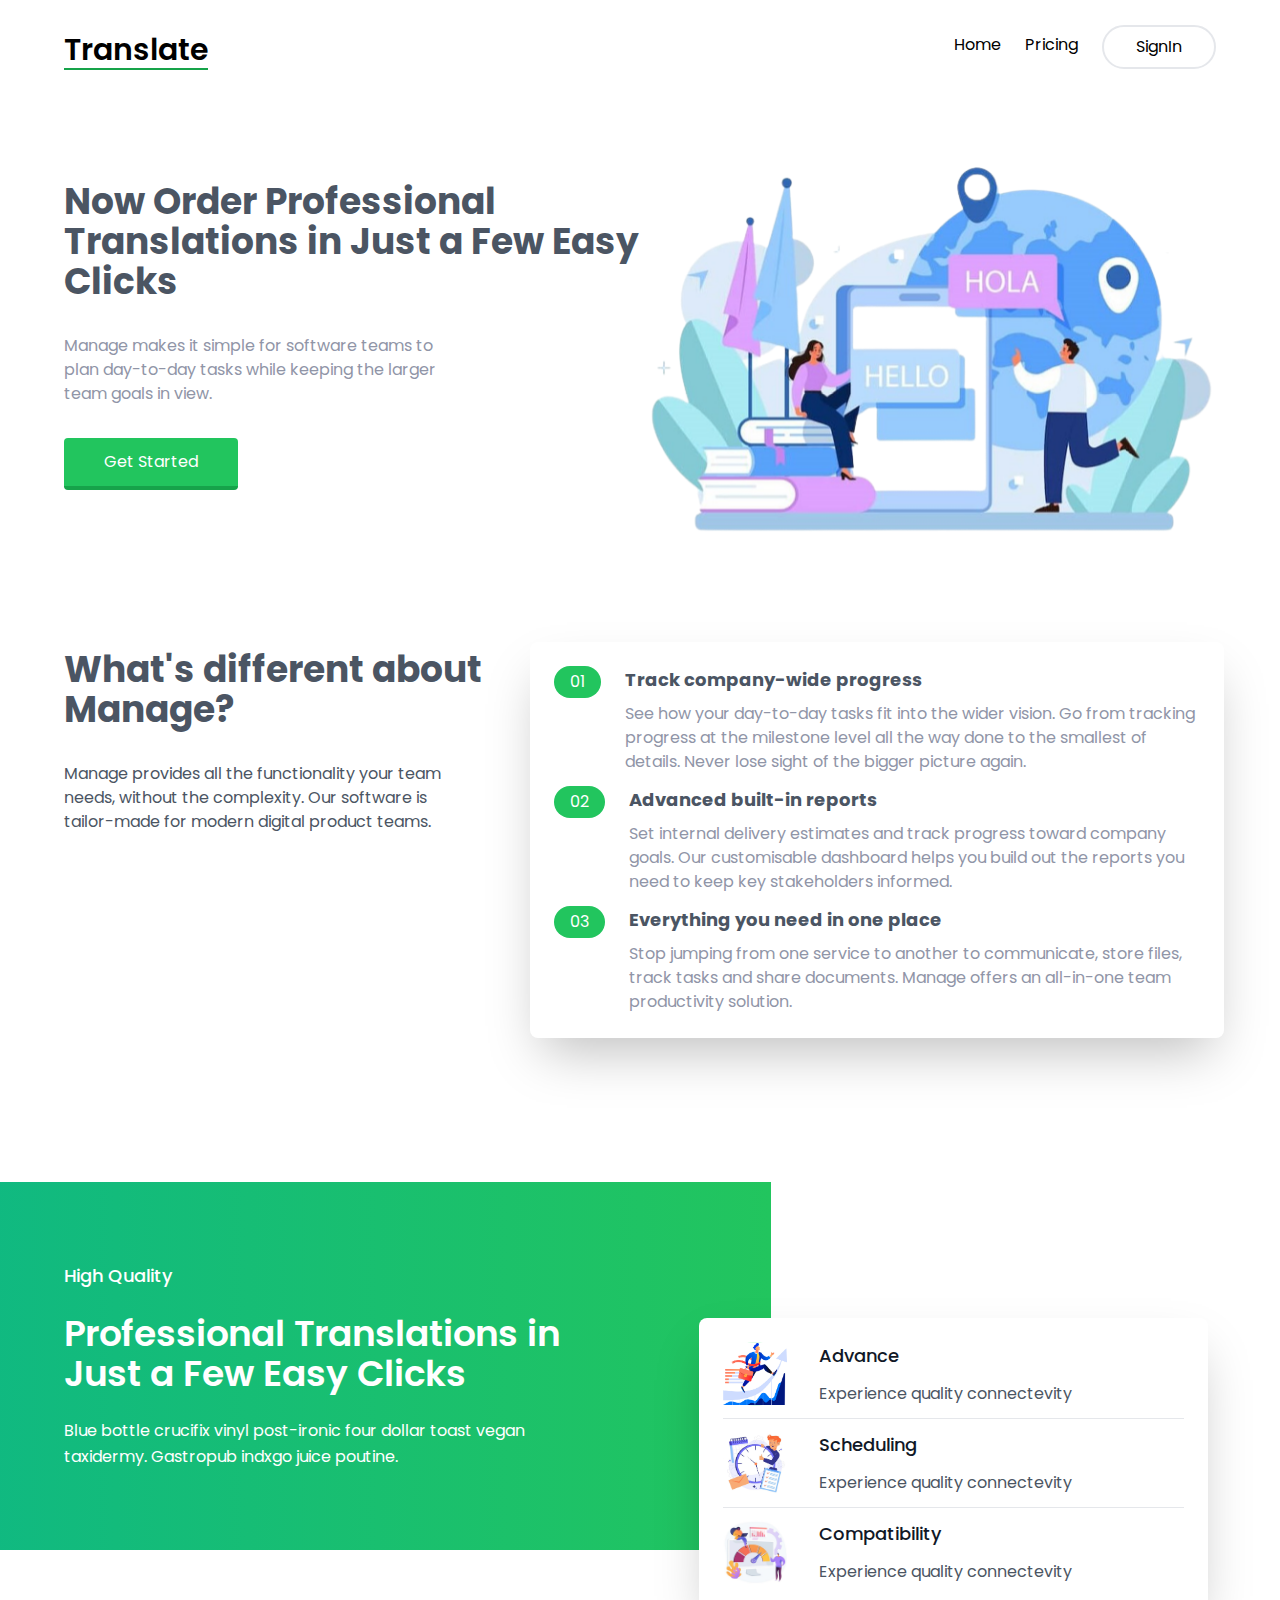
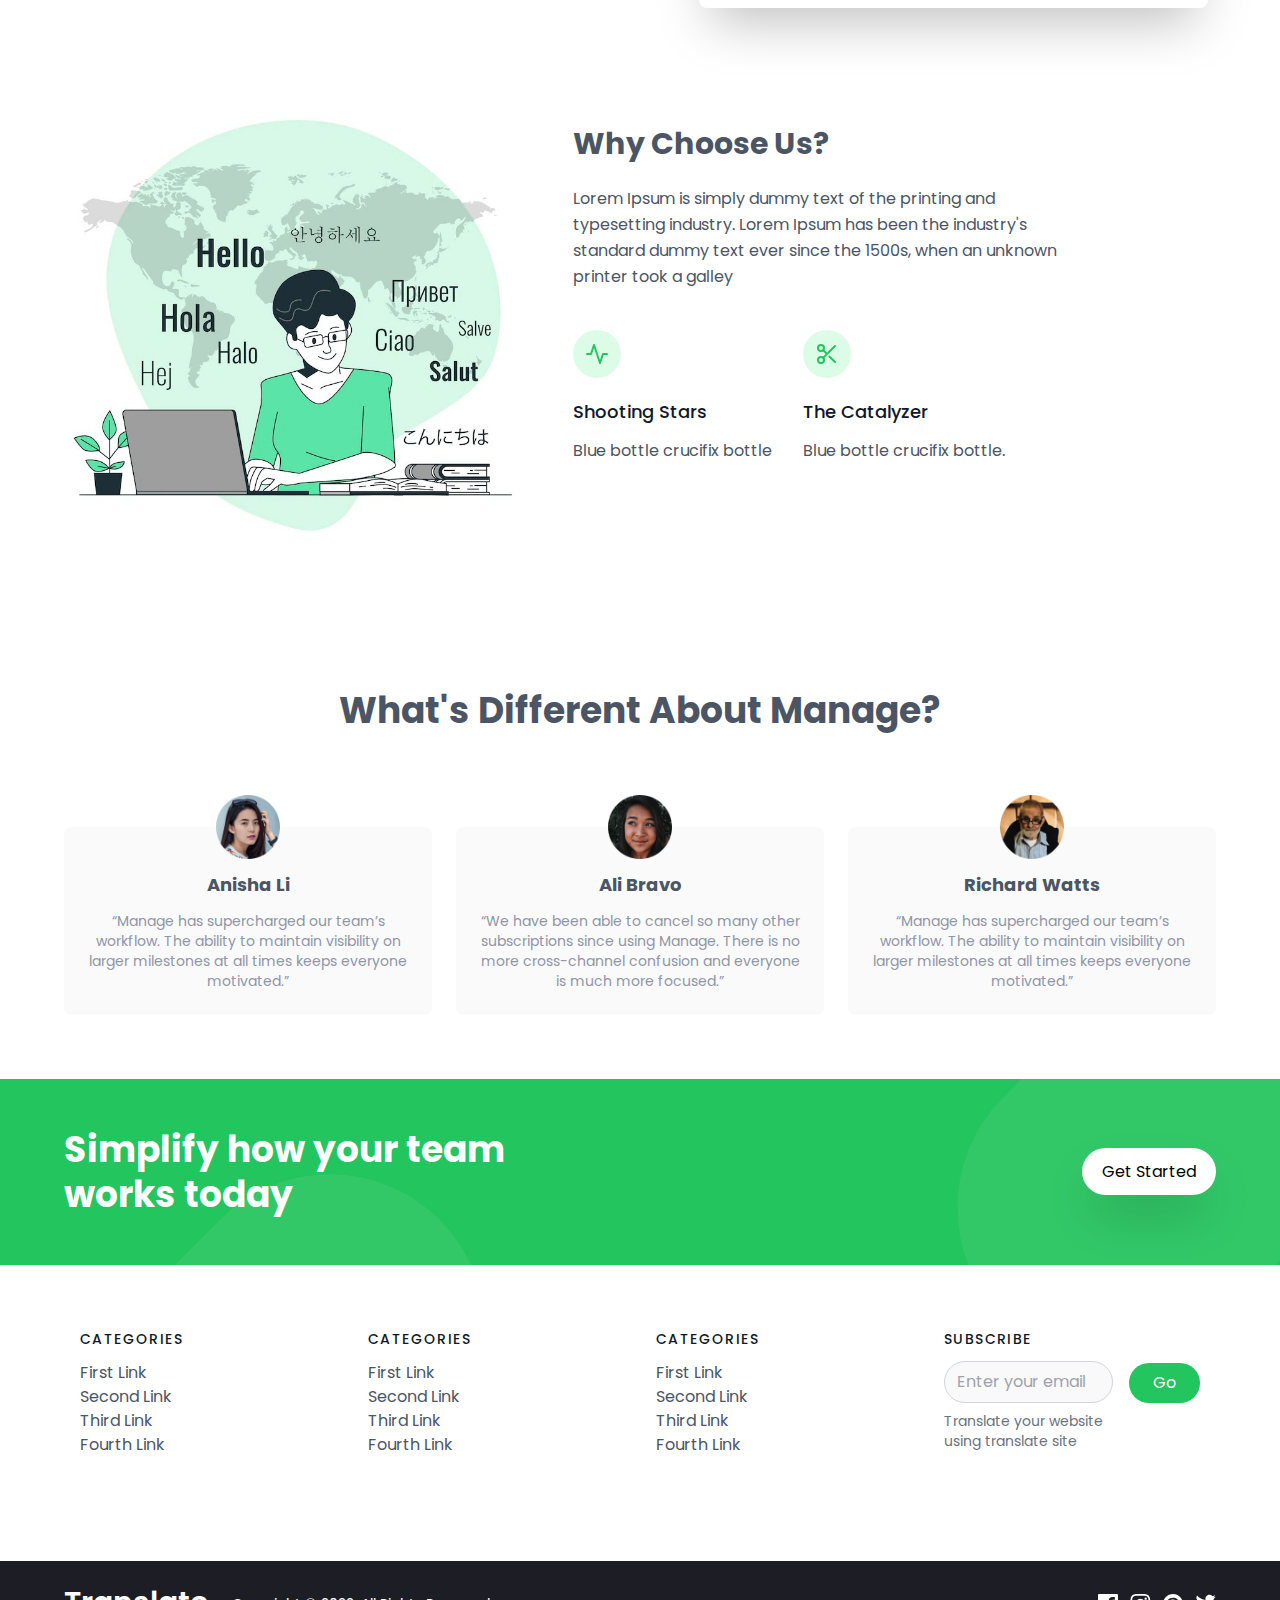
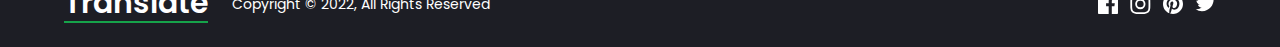
<file: index.html>
<!DOCTYPE html>
<html lang="en">

<head>
  <meta charset="UTF-8" />
  <meta http-equiv="X-UA-Compatible" content="IE=edge" />
  <meta name="viewport" content="width=device-width, initial-scale=1.0" />
  <!-- Google Font Style-->
  <link rel="preconnect" href="https://fonts.googleapis.com">
  <link rel="preconnect" href="https://fonts.gstatic.com" crossorigin>
  <link href="https://fonts.googleapis.com/css2?family=Poppins:wght@400;500;600&display=swap" rel="stylesheet">
  <!-- Owl Carousel css-->
  <link rel="stylesheet" href="css/owl.carousel.min.css">
  <link rel="stylesheet" href="css/owl.theme.default.min.css">
  <link rel="stylesheet" href="css/main.css" />
  <title>Translator Business</title>
</head>

<body class="overflow-x-hidden">
  <!-- Navbar -->
  <nav class="max-w-screen-2xl mx-auto py-6 px-6 md:px-16">
    <!-- Flex container -->
    <div class="flex items-center justify-between">
      <!-- Logo -->
      <div class="pt-2">
        <h2 class="text-3xl font-semibold border-b-2 border-green-600">Translate</h2>
      </div>
      <!-- Menu Items -->
      <div class="hidden space-x-6 md:flex">
        <a href="index.html" class="hover:text-darkGrayishBlue py-2">Home</a>
        <a href="pricing.html" class="hover:text-darkGrayishBlue py-2">Pricing</a>
        <a href="signin.html"
          class="hover:text-white hover:bg-green-500 border-2 hover:border-white py-2 px-8 rounded-full duration-100">SignIn</a>
      </div>

      <!-- Hamburger Icon -->
      <button id="menu-btn" class="block hamburger md:hidden focus:outline-none">
        <span class="hamburger-top"></span>
        <span class="hamburger-middle"></span>
        <span class="hamburger-bottom"></span>
      </button>
    </div>

    <!-- Mobile Menu -->
    <div class="md:hidden">
      <div id="menu"
        class="absolute flex-col items-center hidden self-end py-8 mt-10 space-y-6 font-bold bg-white sm:w-auto sm:self-center left-6 right-6 drop-shadow-md">
        <a href="index.html" class="hover:text-darkGrayishBlue py-2">Home</a>
        <a href="pricing.html" class="hover:text-darkGrayishBlue py-2">Pricing</a>
        <a href="signin.html"
          class="hover:text-white hover:bg-green-500 border-2 hover:border-white py-2 px-8 rounded-fulll duration-100">SignIn</a>
      </div>
    </div>
  </nav>
  <!-- Hero Section -->
  <section id="hero" class="text-gray-600">
    <!-- Flex Container -->
    <div
      class="max-w-screen-2xl mx-auto px-6 md:px-16 mt-10 flex flex-col-reverse items-center  space-y-0 md:space-y-0 md:flex-row">
      <!-- Left item -->
      <div class="flex flex-col mb-24 mt-12 space-y-8 md:w-1/2">
        <h1 class="max-w-xl text-3xl font-bold lg:text-4xl">
          Now Order Professional Translations in Just a Few Easy Clicks
        </h1>
        <p class="max-w-sm text-darkGrayishBlue mt-4">
          Manage makes it simple for software teams to plan day-to-day tasks
          while keeping the larger team goals in view.
        </p>
        <div class="flex justify-start">
          <a href="#"
            class="p-3 px-10 text-white bg-green-500 rounded baseline hover:bg-green-600 border-b-4 hover:border-b-4 border-green-600 hover:border-green-700 duration-100">Get
            Started</a>
        </div>
      </div>
      <!-- Right Item/Carousel -->
      <div class="md:w-1/2 owl-carousel">
        <div>
          <img src="img/slider1.png" alt="" class="mx-auto" />
        </div>
        <div>
          <img src="img/slider2.png" alt="" class="mx-auto" />
        </div>
        <div>
          <img src="img/slider3.png" alt="" class="mx-auto" />
        </div>
      </div>
    </div>
  </section>

  <!--Features Section 1-->
  <section class="text-gray-600 ">
    <div
      class="max-w-screen-2xl mx-auto px-6 py-8 md:py-16 md:px-16 flex items-center space-y-0 md:space-y-0 md:flex-row">
      <div class="flex justify-center md:justify-start flex-wrap -m-4 md:space-y-0 space-y-5">
        <!--Features 1 Left-->
        <div class="p-4 md:w-2/5 w-full ">
          <div class="flex sm:flex-row flex-col">
            <div class="flex-grow max-w-lg space-y-4 md:space-y-8">
              <h2 class="max-w-md text-3xl md:text-4xl font-bold text-left">
                What's different about Manage?
              </h2>
              <p class="max-w-sm">
                Manage provides all the functionality your team needs, without the
                complexity. Our software is tailor-made for modern digital product
                teams.
              </p>
            </div>
          </div>
        </div>

        <!--Features 1 Right-->
        <div class="p-2 md:w-3/5 w-full mb-12">
          <!-- Numbered List -->
          <div class="bg-white shadow-2xl rounded-lg p-6 space-y-3">
            <!-- List Item 1 -->
            <div class="flex flex-col space-y-3 md:space-y-0 md:space-x-6 md:flex-row">
              <!-- Heading -->
              <div class="rounded-l-full bg-green-100 md:bg-transparent">
                <div class="flex items-center space-x-2">
                  <div class="px-4 py-2 text-white rounded-full md:py-1 bg-green-500">
                    01
                  </div>
                  <h3 class="text-base font-bold md:mb-4 md:hidden">
                    Track company-wide progress
                  </h3>
                </div>
              </div>

              <div>
                <h3 class="hidden mb-2 text-lg font-bold md:block">
                  Track company-wide progress
                </h3>
                <p class="text-darkGrayishBlue">
                  See how your day-to-day tasks fit into the wider vision. Go from
                  tracking progress at the milestone level all the way done to the
                  smallest of details. Never lose sight of the bigger picture
                  again.
                </p>
              </div>
            </div>

            <!-- List Item 2 -->
            <div class="flex flex-col space-y-3 md:space-y-0 md:space-x-6 md:flex-row">
              <!-- Heading -->
              <div class="rounded-l-full bg-green-100 md:bg-transparent">
                <div class="flex items-center space-x-2">
                  <div class="px-4 py-2 text-white rounded-full md:py-1 bg-green-500">
                    02
                  </div>
                  <h3 class="text-base font-bold md:mb-4 md:hidden">
                    Advanced built-in reports
                  </h3>
                </div>
              </div>

              <div>
                <h3 class="hidden mb-2 text-lg font-bold md:block">
                  Advanced built-in reports
                </h3>
                <p class="text-darkGrayishBlue">
                  Set internal delivery estimates and track progress toward
                  company goals. Our customisable dashboard helps you build out
                  the reports you need to keep key stakeholders informed.
                </p>
              </div>
            </div>

            <!-- List Item 3 -->
            <div class="flex flex-col space-y-3 md:space-y-0 md:space-x-6 md:flex-row">
              <!-- Heading -->
              <div class="rounded-l-full bg-green-100 md:bg-transparent">
                <div class="flex items-center space-x-2">
                  <div class="px-4 py-2 text-white rounded-full md:py-1 bg-green-500">
                    03
                  </div>
                  <h3 class="text-base font-bold md:mb-4 md:hidden">
                    Everything you need in one place
                  </h3>
                </div>
              </div>

              <div>
                <h3 class="hidden mb-2 text-lg font-bold md:block">
                  Everything you need in one place
                </h3>
                <p class="text-darkGrayishBlue">
                  Stop jumping from one service to another to communicate, store
                  files, track tasks and share documents. Manage offers an
                  all-in-one team productivity solution.
                </p>
              </div>
            </div>
          </div>

        </div>

      </div>
    </div>
  </section>

  <!--Features Section 2-->
  <section class="text-gray-600">
    <div class="my-10 py-8 md:py-16">
      <div
        class="flex justify-center md:justify-start flex-wrap items-center -m-4 features-2-position md:space-y-0 space-y-8">
        <!--Features 2 Left-->
        <div class="p-4 md:w-3/5 w-full text-white bg-gradient-to-r from-emerald-500 to-green-500 order-first">
          <div class="flex p-6 md:px-16 md:py-16 sm:flex-row flex-col">
            <div class="flex-grow max-w-lg">
              <h2 class="text-lg title-font font-medium mb-3">High Quality</h2>
              <h2 class="text-3xl lg:text-4xl font-semibold my-5 py-1 leading-10">Professional Translations in Just a
                Few Easy Clicks
              </h2>
              <p class="leading-relaxed text-base">Blue bottle crucifix vinyl post-ironic four dollar
                toast
                vegan
                taxidermy. Gastropub indxgo juice poutine.</p>
            </div>
          </div>
        </div>

        <!--Features 2 Right -->
        <div class="p-2 md:w-2/5 w-full features-2-right order-last mx-auto mx-6 md:mx-0">
          <div class="bg-white shadow-2xl rounded-lg p-6 max-w-lg">
            <!-- left 1st item-->
            <div class="flex sm:flex-row mb-3">
              <div
                class="w-16 h-16 mr-3 sm:mr-8 sm:mb-0 mb-4 inline-flex items-center justify-center rounded-full bg-green-100 text-green-500 flex-shrink-0">
                <img src="img/advance.jpg" alt="">
              </div>
              <div class="flex-grow">
                <h2 class="text-gray-900 text-lg title-font font-medium mb-3">Advance</h2>
                <p class="leading-normal text-base">Experience quality connectevity</p>
              </div>
            </div>
            <hr>
            <!-- left 2nd item-->
            <div class="flex  sm:flex-row mt-3 mb-3">
              <div
                class="w-16 h-16 mr-3 sm:mr-8 sm:mb-0 mb-4 inline-flex items-center justify-center rounded-full bg-green-100 text-green-500 flex-shrink-0">
                <img src="img/scheduing.jpg" alt="">
              </div>
              <div class="flex-grow">
                <h2 class="text-gray-900 text-lg title-font font-medium mb-3">Scheduling</h2>
                <p class="leading-normal text-base">Experience quality connectevity</p>
              </div>
            </div>
            <hr>
            <!-- left 3rd item-->
            <div class="flex sm:flex-row mt-3">
              <div
                class="w-16 h-16 mr-3 sm:mr-8 sm:mb-0 mb-4 inline-flex items-center justify-center rounded-full bg-green-100 text-green-500 flex-shrink-0">
                <img src="img/compatibility.jpg" alt="">
              </div>
              <div class="flex-grow">
                <h2 class="text-gray-900 text-lg title-font font-medium mb-3">Compatibility</h2>
                <p class="leading-normal text-base">Experience quality connectevity</p>
              </div>
            </div>
          </div>
        </div>

      </div>
    </div>
  </section>

  <!-- Why Choose Us -->
  <section class="text-gray-600">
    <div class="max-w-screen-2xl px-5 md:px-16 py-8 md:py-16 mx-auto flex flex-wrap">
      <!--Image Part-->
      <div class="md:w-2/5 w-full mb-10 lg:mb-0 rounded-lg overflow-hidden">
        <img alt="Why Choose Us" class="md:w-full w-8/12 mx-auto" src="img/why-choose-us.jpg">
      </div>
      <!--Content Part-->
      <div class="md:w-3/5 flex flex-col flex-wrap lg:py-6 -mb-10 lg:pl-12 lg:text-left">
        <h2 class="text-3xl font-bold">Why Choose Us?</h2>
        <p class="leading-relaxed text-base my-6 block max-w-lg">Lorem Ipsum is simply dummy text of the printing and
          typesetting industry. Lorem Ipsum has been the industry's standard dummy text ever since the 1500s, when an
          unknown printer took a galley</p>
        <div class="flex flex-wrap mt-4 space-x-4">
          <div class="w-1/3 mb-10 lg:items-start ">
            <div
              class="w-12 h-12 inline-flex items-center justify-center rounded-full bg-green-100 text-green-500 mb-5">
              <svg fill="none" stroke="currentColor" stroke-linecap="round" stroke-linejoin="round" stroke-width="2"
                class="w-6 h-6" viewBox="0 0 24 24">
                <path d="M22 12h-4l-3 9L9 3l-3 9H2"></path>
              </svg>
            </div>
            <div class="flex-grow">
              <h2 class="text-gray-900 text-lg title-font font-medium mb-3">Shooting Stars</h2>
              <p class="leading-relaxed text-base">Blue bottle crucifix bottle</p>
            </div>
          </div>

          <div class="w-1/3 mb-10 lg:items-start items-center">
            <div
              class="w-12 h-12 inline-flex items-center justify-center rounded-full bg-green-100 text-green-500 mb-5">
              <svg fill="none" stroke="currentColor" stroke-linecap="round" stroke-linejoin="round" stroke-width="2"
                class="w-6 h-6" viewBox="0 0 24 24">
                <circle cx="6" cy="6" r="3"></circle>
                <circle cx="6" cy="18" r="3"></circle>
                <path d="M20 4L8.12 15.88M14.47 14.48L20 20M8.12 8.12L12 12"></path>
              </svg>
            </div>
            <div class="flex-grow">
              <h2 class="text-gray-900 text-lg title-font font-medium mb-3">The Catalyzer</h2>
              <p class="leading-relaxed text-base">Blue bottle crucifix bottle.</p>
            </div>
          </div>

        </div>
      </div>
    </div>
  </section>

  <!-- Testimonials -->
  <section id="testimonials" class="text-gray-600">
    <!-- Container to heading and testm blocks -->
    <div class="max-w-screen-2xl mx-auto px-6 md:px-16 py-8 md:py-16 text-center">
      <!-- Heading -->
      <h2 class="text-4xl font-bold text-center">
        What's Different About Manage?
      </h2>
      <!-- Testimonials Container -->
      <div class="flex flex-col mt-24 md:flex-row md:space-x-6 space-y-12 md:space-y-0">
        <!-- Testimonial 1 -->
        <div class="flex flex-col items-center p-6 space-y-3 rounded-lg bg-veryLightGray md:w-1/3">
          <img src="img/avatar-anisha.png" class="w-16 -mt-14" alt="" />
          <h5 class="text-lg font-bold">Anisha Li</h5>
          <p class="text-sm text-darkGrayishBlue">
            “Manage has supercharged our team’s workflow. The ability to
            maintain visibility on larger milestones at all times keeps
            everyone motivated.”
          </p>
        </div>

        <!-- Testimonial 2 -->
        <div class="flex-col items-center p-6 space-y-3 rounded-lg bg-veryLightGray md:flex md:w-1/3">
          <img src="img/avatar-ali.png" class="w-16 -mt-14 mx-auto" alt="" />
          <h5 class="text-lg font-bold">Ali Bravo</h5>
          <p class="text-sm text-darkGrayishBlue">
            “We have been able to cancel so many other subscriptions since
            using Manage. There is no more cross-channel confusion and
            everyone is much more focused.”
          </p>
        </div>

        <!-- Testimonial 3 -->
        <div class="flex-col items-center p-6 space-y-3 rounded-lg bg-veryLightGray md:flex md:w-1/3">
          <img src="img/avatar-richard.png" class="w-16 -mt-14 mx-auto" alt="" />
          <h5 class="text-lg font-bold">Richard Watts</h5>
          <p class="text-sm text-darkGrayishBlue">
            “Manage has supercharged our team’s workflow. The ability to
            maintain visibility on larger milestones at all times keeps
            everyone motivated.”
          </p>
        </div>
      </div>
    </div>
  </section>

  <!-- CTA Section -->
  <section id="cta" class="bg-green-500">
    <!-- Flex Container -->
    <div
      class="max-w-screen-2x mx-auto px-6 md:px-16 py-24 md:py-12 flex flex-col items-center justify-between space-y-12 md:flex-row md:space-y-0">
      <!-- Heading -->
      <h2 class="text-4xl font-bold leading-tight text-center text-white max-w-lg md:text-left">
        Simplify how your team works today
      </h2>
      <!-- Button -->
      <div>
        <a href="#" class="p-3 px-5 text-brightRed bg-white rounded-full shadow-2xl baseline hover:bg-gray-900">Get
          Started</a>
      </div>
    </div>
  </section>

  <!-- Footer -->
  <footer class="text-gray-600">
    <!--Footer Widget part-->
    <div class=" max-w-screen-2xl mx-auto px-6 md:px-16 py-8 md:py-16">
      <div class="flex flex-wrap order-first">
        <div class="lg:w-1/4 sm:w-1/2 w-full px-4">
          <h2 class="title-font font-medium text-gray-900 tracking-widest text-sm mb-3">CATEGORIES</h2>
          <nav class="list-none mb-10">
            <li>
              <a class="text-gray-600 hover:text-gray-800">First Link</a>
            </li>
            <li>
              <a class="text-gray-600 hover:text-gray-800">Second Link</a>
            </li>
            <li>
              <a class="text-gray-600 hover:text-gray-800">Third Link</a>
            </li>
            <li>
              <a class="text-gray-600 hover:text-gray-800">Fourth Link</a>
            </li>
          </nav>
        </div>
        <div class="lg:w-1/4 sm:w-1/2 w-full px-4">
          <h2 class="title-font font-medium text-gray-900 tracking-widest text-sm mb-3">CATEGORIES</h2>
          <nav class="list-none mb-10">
            <li>
              <a class="text-gray-600 hover:text-gray-800">First Link</a>
            </li>
            <li>
              <a class="text-gray-600 hover:text-gray-800">Second Link</a>
            </li>
            <li>
              <a class="text-gray-600 hover:text-gray-800">Third Link</a>
            </li>
            <li>
              <a class="text-gray-600 hover:text-gray-800">Fourth Link</a>
            </li>
          </nav>
        </div>
        <div class="lg:w-1/4 sm:w-1/2 w-full px-4">
          <h2 class="title-font font-medium text-gray-900 tracking-widest text-sm mb-3">CATEGORIES</h2>
          <nav class="list-none mb-10">
            <li>
              <a class="text-gray-600 hover:text-gray-800">First Link</a>
            </li>
            <li>
              <a class="text-gray-600 hover:text-gray-800">Second Link</a>
            </li>
            <li>
              <a class="text-gray-600 hover:text-gray-800">Third Link</a>
            </li>
            <li>
              <a class="text-gray-600 hover:text-gray-800">Fourth Link</a>
            </li>
          </nav>
        </div>
        <div class="lg:w-1/4 sm:w-1/2 w-full px-4">
          <h2 class="title-font font-medium text-gray-900 tracking-widest text-sm mb-3">SUBSCRIBE</h2>
          <div
            class="flex xl:flex-nowrap md:flex-nowrap lg:flex-wrap flex-wrap justify-start items-end md:justify-start">
            <div class="relative w-40 sm:w-auto xl:mr-4 lg:mr-0 sm:mr-4 mr-2">
              <input type="text" placeholder="Enter your email"
                class="w-full rounded-full bg-gray-100 bg-opacity-50 border border-gray-300 focus:bg-transparent focus:ring-2 focus:ring-green-200 focus:border-green-500 text-base outline-none text-gray-700 py-1 px-3 leading-8 transition-colors duration-200 ease-in-out">
            </div>
            <button
              class="lg:mt-2 xl:mt-0 flex-shrink-0 inline-flex text-white bg-green-500 rounded-full border-0 py-2 px-6 focus:outline-none hover:bg-green-600">Go</button>
          </div>
          <p class="text-gray-500 text-sm mt-2">Translate your website
            <br class="lg:block hidden">using translate site
          </p>
        </div>
      </div>
    </div>
    <!--Footer Bottom part-->
    <div class="bg-veryDarkBlue">
      <div class="max-w-screen-2xl mx-auto px-6 md:px-16 py-6 flex items-center sm:flex-row flex-col">
        <a class="flex title-font font-medium items-center md:justify-start justify-center text-gray-900">
          <h2 class="text-white text-3xl font-semibold border-b-2 border-green-600">Translate</h2>
        </a>
        <p class="text-white text-sm sm:ml-6 sm:mt-0 mt-4">Copyright © 2022, All Rights Reserved
        </p>
        <span class="inline-flex sm:ml-auto sm:mt-0 mt-4 justify-center sm:justify-start">
          <a class="text-gray-500">
            <img src="img/icon-facebook.svg" alt="">
          </a>
          <a class="ml-3 text-gray-500">
            <img src="img/icon-instagram.svg" alt="">
          </a>
          <a class="ml-3 text-gray-500">
            <img src="img/icon-pinterest.svg" alt="">
          </a>
          <a class="ml-3 text-gray-500">
            <img src="img/icon-twitter.svg" alt="">
          </a>
        </span>
      </div>
    </div>
  </footer>

  <script src="js/jquery.min.js"></script>
  <script src="js/owl.carousel.min.js"></script>
  <script src="js/script.js"></script>
</body>

</html>
</file>
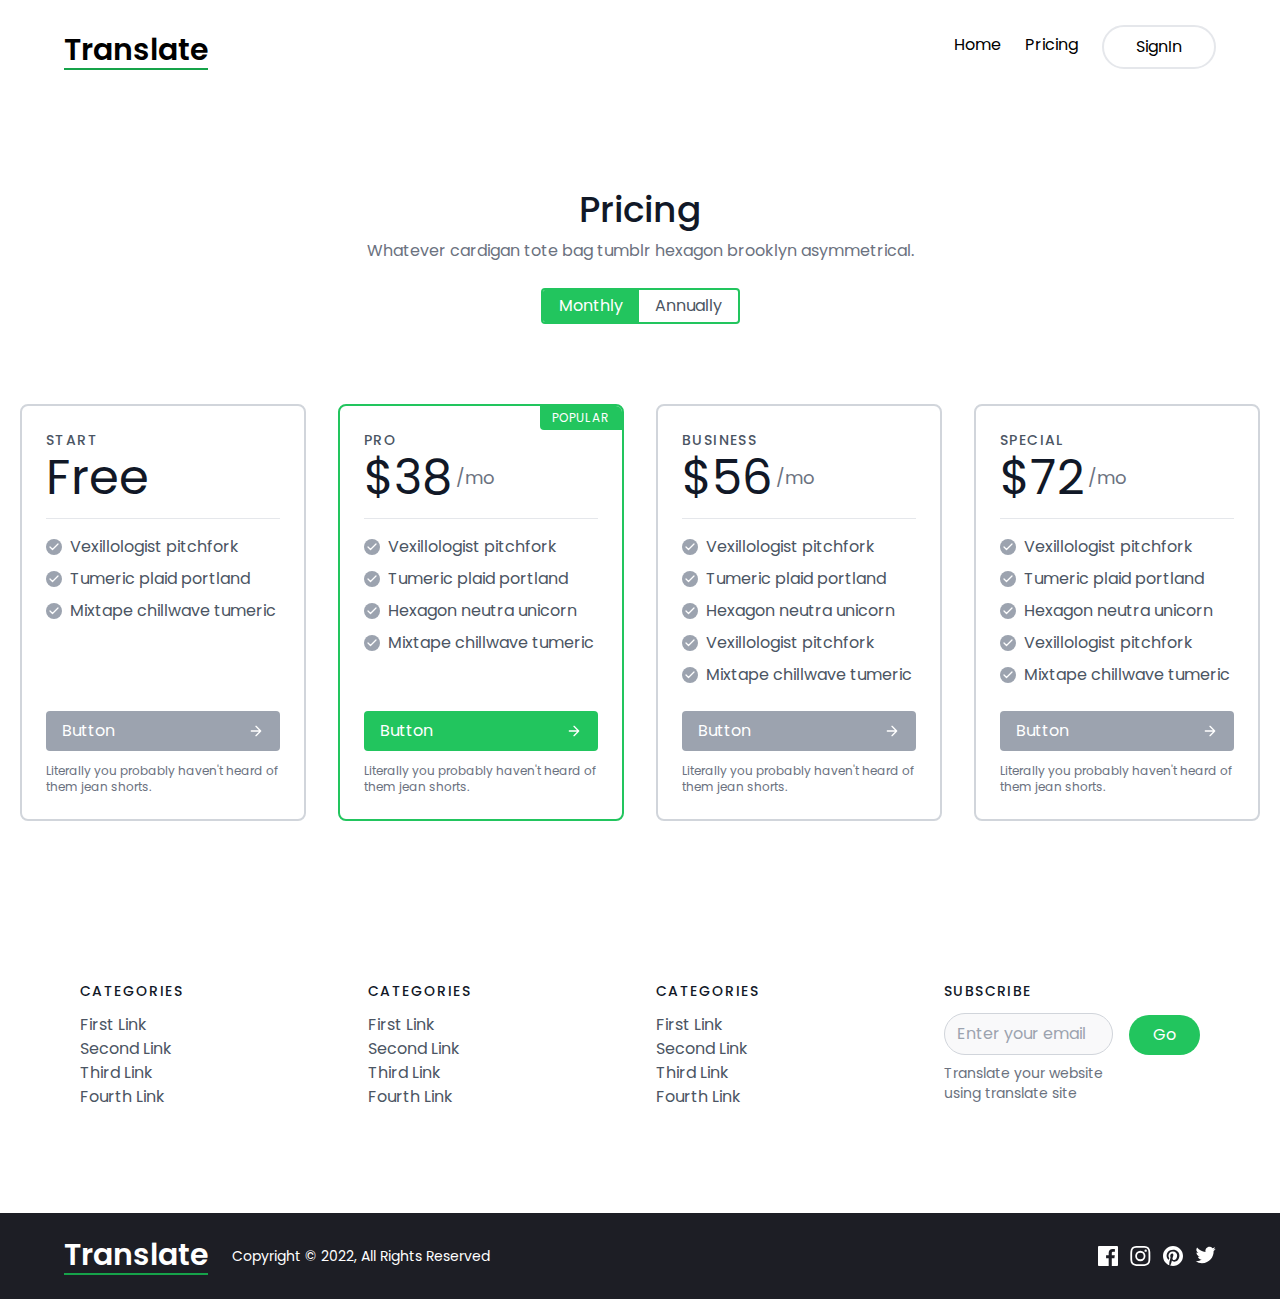
<file: pricing.html>
<!DOCTYPE html>
<html lang="en">

<head>
    <meta charset="UTF-8" />
    <meta http-equiv="X-UA-Compatible" content="IE=edge" />
    <meta name="viewport" content="width=device-width, initial-scale=1.0" />
    <!-- Google Font Style-->
    <link rel="preconnect" href="https://fonts.googleapis.com">
    <link rel="preconnect" href="https://fonts.gstatic.com" crossorigin>
    <link href="https://fonts.googleapis.com/css2?family=Poppins:wght@400;500;600&display=swap" rel="stylesheet">
    <!-- Owl Carousel css-->
    <link rel="stylesheet" href="css/owl.carousel.min.css">
    <link rel="stylesheet" href="css/owl.theme.default.min.css">
    <link rel="stylesheet" href="css/main.css" />
    <title>Translator Business</title>
</head>

<body class="overflow-x-hidden">
    <!-- Navbar -->
    <nav class="max-w-screen-2xl mx-auto py-6 px-6 md:px-16">
        <!-- Flex container -->
        <div class="flex items-center justify-between">
            <!-- Logo -->
            <div class="pt-2">
                <h2 class="text-3xl font-semibold border-b-2 border-green-600">Translate</h2>
            </div>
            <!-- Menu Items -->
            <div class="hidden space-x-6 md:flex">
                <a href="index.html" class="hover:text-darkGrayishBlue py-2">Home</a>
                <a href="pricing.html" class="hover:text-darkGrayishBlue py-2">Pricing</a>
                <a href="signin.html"
                    class="hover:text-white hover:bg-green-500 border-2 hover:border-white py-2 px-8 rounded-full duration-100">SignIn</a>
            </div>

            <!-- Hamburger Icon -->
            <button id="menu-btn" class="block hamburger md:hidden focus:outline-none">
                <span class="hamburger-top"></span>
                <span class="hamburger-middle"></span>
                <span class="hamburger-bottom"></span>
            </button>
        </div>

        <!-- Mobile Menu -->
        <div class="md:hidden">
            <div id="menu"
                class="absolute flex-col items-center hidden self-end py-8 mt-10 space-y-6 font-bold bg-white sm:w-auto sm:self-center left-6 right-6 drop-shadow-md">
                <a href="index.html" class="hover:text-darkGrayishBlue py-2">Home</a>
                <a href="pricing.html" class="hover:text-darkGrayishBlue py-2">Pricing</a>
                <a href="signin.html"
                    class="hover:text-white hover:bg-green-500 border-2 hover:border-white py-2 px-8 rounded-fulll duration-100">SignIn</a>
            </div>
        </div>
    </nav>

    <!--Start Pricing Section-->
    <section class="text-gray-600 body-font overflow-hidden">
        <div class="container px-5 py-24 mx-auto">
            <div class="flex flex-col text-center w-full mb-20">
                <h1 class="sm:text-4xl text-3xl font-medium title-font mb-2 text-gray-900">Pricing</h1>
                <p class="lg:w-2/3 mx-auto leading-relaxed text-base text-gray-500">Whatever cardigan tote bag tumblr
                    hexagon brooklyn asymmetrical.</p>
                <div class="flex mx-auto border-2 border-green-500 rounded overflow-hidden mt-6">
                    <button class="py-1 px-4 bg-green-500 text-white focus:outline-none">Monthly</button>
                    <button class="py-1 px-4 focus:outline-none">Annually</button>
                </div>
            </div>
            <div class="flex flex-wrap -m-4">
                <div class="p-4 xl:w-1/4 md:w-1/2 w-full">
                    <div class="h-full p-6 rounded-lg border-2 border-gray-300 flex flex-col relative overflow-hidden">
                        <h2 class="text-sm tracking-widest title-font mb-1 font-medium">START</h2>
                        <h1 class="text-5xl text-gray-900 pb-4 mb-4 border-b border-gray-200 leading-none">Free</h1>
                        <p class="flex items-center text-gray-600 mb-2">
                            <span
                                class="w-4 h-4 mr-2 inline-flex items-center justify-center bg-gray-400 text-white rounded-full flex-shrink-0">
                                <svg fill="none" stroke="currentColor" stroke-linecap="round" stroke-linejoin="round"
                                    stroke-width="2.5" class="w-3 h-3" viewBox="0 0 24 24">
                                    <path d="M20 6L9 17l-5-5"></path>
                                </svg>
                            </span>Vexillologist pitchfork
                        </p>
                        <p class="flex items-center text-gray-600 mb-2">
                            <span
                                class="w-4 h-4 mr-2 inline-flex items-center justify-center bg-gray-400 text-white rounded-full flex-shrink-0">
                                <svg fill="none" stroke="currentColor" stroke-linecap="round" stroke-linejoin="round"
                                    stroke-width="2.5" class="w-3 h-3" viewBox="0 0 24 24">
                                    <path d="M20 6L9 17l-5-5"></path>
                                </svg>
                            </span>Tumeric plaid portland
                        </p>
                        <p class="flex items-center text-gray-600 mb-6">
                            <span
                                class="w-4 h-4 mr-2 inline-flex items-center justify-center bg-gray-400 text-white rounded-full flex-shrink-0">
                                <svg fill="none" stroke="currentColor" stroke-linecap="round" stroke-linejoin="round"
                                    stroke-width="2.5" class="w-3 h-3" viewBox="0 0 24 24">
                                    <path d="M20 6L9 17l-5-5"></path>
                                </svg>
                            </span>Mixtape chillwave tumeric
                        </p>
                        <button
                            class="flex items-center mt-auto text-white bg-gray-400 border-0 py-2 px-4 w-full focus:outline-none hover:bg-gray-500 rounded">Button
                            <svg fill="none" stroke="currentColor" stroke-linecap="round" stroke-linejoin="round"
                                stroke-width="2" class="w-4 h-4 ml-auto" viewBox="0 0 24 24">
                                <path d="M5 12h14M12 5l7 7-7 7"></path>
                            </svg>
                        </button>
                        <p class="text-xs text-gray-500 mt-3">Literally you probably haven't heard of them jean shorts.
                        </p>
                    </div>
                </div>
                <div class="p-4 xl:w-1/4 md:w-1/2 w-full">
                    <div class="h-full p-6 rounded-lg border-2 border-green-500 flex flex-col relative overflow-hidden">
                        <span
                            class="bg-green-500 text-white px-3 py-1 tracking-widest text-xs absolute right-0 top-0 rounded-bl">POPULAR</span>
                        <h2 class="text-sm tracking-widest title-font mb-1 font-medium">PRO</h2>
                        <h1
                            class="text-5xl text-gray-900 leading-none flex items-center pb-4 mb-4 border-b border-gray-200">
                            <span>$38</span>
                            <span class="text-lg ml-1 font-normal text-gray-500">/mo</span>
                        </h1>
                        <p class="flex items-center text-gray-600 mb-2">
                            <span
                                class="w-4 h-4 mr-2 inline-flex items-center justify-center bg-gray-400 text-white rounded-full flex-shrink-0">
                                <svg fill="none" stroke="currentColor" stroke-linecap="round" stroke-linejoin="round"
                                    stroke-width="2.5" class="w-3 h-3" viewBox="0 0 24 24">
                                    <path d="M20 6L9 17l-5-5"></path>
                                </svg>
                            </span>Vexillologist pitchfork
                        </p>
                        <p class="flex items-center text-gray-600 mb-2">
                            <span
                                class="w-4 h-4 mr-2 inline-flex items-center justify-center bg-gray-400 text-white rounded-full flex-shrink-0">
                                <svg fill="none" stroke="currentColor" stroke-linecap="round" stroke-linejoin="round"
                                    stroke-width="2.5" class="w-3 h-3" viewBox="0 0 24 24">
                                    <path d="M20 6L9 17l-5-5"></path>
                                </svg>
                            </span>Tumeric plaid portland
                        </p>
                        <p class="flex items-center text-gray-600 mb-2">
                            <span
                                class="w-4 h-4 mr-2 inline-flex items-center justify-center bg-gray-400 text-white rounded-full flex-shrink-0">
                                <svg fill="none" stroke="currentColor" stroke-linecap="round" stroke-linejoin="round"
                                    stroke-width="2.5" class="w-3 h-3" viewBox="0 0 24 24">
                                    <path d="M20 6L9 17l-5-5"></path>
                                </svg>
                            </span>Hexagon neutra unicorn
                        </p>
                        <p class="flex items-center text-gray-600 mb-6">
                            <span
                                class="w-4 h-4 mr-2 inline-flex items-center justify-center bg-gray-400 text-white rounded-full flex-shrink-0">
                                <svg fill="none" stroke="currentColor" stroke-linecap="round" stroke-linejoin="round"
                                    stroke-width="2.5" class="w-3 h-3" viewBox="0 0 24 24">
                                    <path d="M20 6L9 17l-5-5"></path>
                                </svg>
                            </span>Mixtape chillwave tumeric
                        </p>
                        <button
                            class="flex items-center mt-auto text-white bg-green-500 border-0 py-2 px-4 w-full focus:outline-none hover:bg-green-600 rounded">Button
                            <svg fill="none" stroke="currentColor" stroke-linecap="round" stroke-linejoin="round"
                                stroke-width="2" class="w-4 h-4 ml-auto" viewBox="0 0 24 24">
                                <path d="M5 12h14M12 5l7 7-7 7"></path>
                            </svg>
                        </button>
                        <p class="text-xs text-gray-500 mt-3">Literally you probably haven't heard of them jean shorts.
                        </p>
                    </div>
                </div>
                <div class="p-4 xl:w-1/4 md:w-1/2 w-full">
                    <div class="h-full p-6 rounded-lg border-2 border-gray-300 flex flex-col relative overflow-hidden">
                        <h2 class="text-sm tracking-widest title-font mb-1 font-medium">BUSINESS</h2>
                        <h1
                            class="text-5xl text-gray-900 leading-none flex items-center pb-4 mb-4 border-b border-gray-200">
                            <span>$56</span>
                            <span class="text-lg ml-1 font-normal text-gray-500">/mo</span>
                        </h1>
                        <p class="flex items-center text-gray-600 mb-2">
                            <span
                                class="w-4 h-4 mr-2 inline-flex items-center justify-center bg-gray-400 text-white rounded-full flex-shrink-0">
                                <svg fill="none" stroke="currentColor" stroke-linecap="round" stroke-linejoin="round"
                                    stroke-width="2.5" class="w-3 h-3" viewBox="0 0 24 24">
                                    <path d="M20 6L9 17l-5-5"></path>
                                </svg>
                            </span>Vexillologist pitchfork
                        </p>
                        <p class="flex items-center text-gray-600 mb-2">
                            <span
                                class="w-4 h-4 mr-2 inline-flex items-center justify-center bg-gray-400 text-white rounded-full flex-shrink-0">
                                <svg fill="none" stroke="currentColor" stroke-linecap="round" stroke-linejoin="round"
                                    stroke-width="2.5" class="w-3 h-3" viewBox="0 0 24 24">
                                    <path d="M20 6L9 17l-5-5"></path>
                                </svg>
                            </span>Tumeric plaid portland
                        </p>
                        <p class="flex items-center text-gray-600 mb-2">
                            <span
                                class="w-4 h-4 mr-2 inline-flex items-center justify-center bg-gray-400 text-white rounded-full flex-shrink-0">
                                <svg fill="none" stroke="currentColor" stroke-linecap="round" stroke-linejoin="round"
                                    stroke-width="2.5" class="w-3 h-3" viewBox="0 0 24 24">
                                    <path d="M20 6L9 17l-5-5"></path>
                                </svg>
                            </span>Hexagon neutra unicorn
                        </p>
                        <p class="flex items-center text-gray-600 mb-2">
                            <span
                                class="w-4 h-4 mr-2 inline-flex items-center justify-center bg-gray-400 text-white rounded-full flex-shrink-0">
                                <svg fill="none" stroke="currentColor" stroke-linecap="round" stroke-linejoin="round"
                                    stroke-width="2.5" class="w-3 h-3" viewBox="0 0 24 24">
                                    <path d="M20 6L9 17l-5-5"></path>
                                </svg>
                            </span>Vexillologist pitchfork
                        </p>
                        <p class="flex items-center text-gray-600 mb-6">
                            <span
                                class="w-4 h-4 mr-2 inline-flex items-center justify-center bg-gray-400 text-white rounded-full flex-shrink-0">
                                <svg fill="none" stroke="currentColor" stroke-linecap="round" stroke-linejoin="round"
                                    stroke-width="2.5" class="w-3 h-3" viewBox="0 0 24 24">
                                    <path d="M20 6L9 17l-5-5"></path>
                                </svg>
                            </span>Mixtape chillwave tumeric
                        </p>
                        <button
                            class="flex items-center mt-auto text-white bg-gray-400 border-0 py-2 px-4 w-full focus:outline-none hover:bg-gray-500 rounded">Button
                            <svg fill="none" stroke="currentColor" stroke-linecap="round" stroke-linejoin="round"
                                stroke-width="2" class="w-4 h-4 ml-auto" viewBox="0 0 24 24">
                                <path d="M5 12h14M12 5l7 7-7 7"></path>
                            </svg>
                        </button>
                        <p class="text-xs text-gray-500 mt-3">Literally you probably haven't heard of them jean shorts.
                        </p>
                    </div>
                </div>
                <div class="p-4 xl:w-1/4 md:w-1/2 w-full">
                    <div class="h-full p-6 rounded-lg border-2 border-gray-300 flex flex-col relative overflow-hidden">
                        <h2 class="text-sm tracking-widest title-font mb-1 font-medium">SPECIAL</h2>
                        <h1
                            class="text-5xl text-gray-900 leading-none flex items-center pb-4 mb-4 border-b border-gray-200">
                            <span>$72</span>
                            <span class="text-lg ml-1 font-normal text-gray-500">/mo</span>
                        </h1>
                        <p class="flex items-center text-gray-600 mb-2">
                            <span
                                class="w-4 h-4 mr-2 inline-flex items-center justify-center bg-gray-400 text-white rounded-full flex-shrink-0">
                                <svg fill="none" stroke="currentColor" stroke-linecap="round" stroke-linejoin="round"
                                    stroke-width="2.5" class="w-3 h-3" viewBox="0 0 24 24">
                                    <path d="M20 6L9 17l-5-5"></path>
                                </svg>
                            </span>Vexillologist pitchfork
                        </p>
                        <p class="flex items-center text-gray-600 mb-2">
                            <span
                                class="w-4 h-4 mr-2 inline-flex items-center justify-center bg-gray-400 text-white rounded-full flex-shrink-0">
                                <svg fill="none" stroke="currentColor" stroke-linecap="round" stroke-linejoin="round"
                                    stroke-width="2.5" class="w-3 h-3" viewBox="0 0 24 24">
                                    <path d="M20 6L9 17l-5-5"></path>
                                </svg>
                            </span>Tumeric plaid portland
                        </p>
                        <p class="flex items-center text-gray-600 mb-2">
                            <span
                                class="w-4 h-4 mr-2 inline-flex items-center justify-center bg-gray-400 text-white rounded-full flex-shrink-0">
                                <svg fill="none" stroke="currentColor" stroke-linecap="round" stroke-linejoin="round"
                                    stroke-width="2.5" class="w-3 h-3" viewBox="0 0 24 24">
                                    <path d="M20 6L9 17l-5-5"></path>
                                </svg>
                            </span>Hexagon neutra unicorn
                        </p>
                        <p class="flex items-center text-gray-600 mb-2">
                            <span
                                class="w-4 h-4 mr-2 inline-flex items-center justify-center bg-gray-400 text-white rounded-full flex-shrink-0">
                                <svg fill="none" stroke="currentColor" stroke-linecap="round" stroke-linejoin="round"
                                    stroke-width="2.5" class="w-3 h-3" viewBox="0 0 24 24">
                                    <path d="M20 6L9 17l-5-5"></path>
                                </svg>
                            </span>Vexillologist pitchfork
                        </p>
                        <p class="flex items-center text-gray-600 mb-6">
                            <span
                                class="w-4 h-4 mr-2 inline-flex items-center justify-center bg-gray-400 text-white rounded-full flex-shrink-0">
                                <svg fill="none" stroke="currentColor" stroke-linecap="round" stroke-linejoin="round"
                                    stroke-width="2.5" class="w-3 h-3" viewBox="0 0 24 24">
                                    <path d="M20 6L9 17l-5-5"></path>
                                </svg>
                            </span>Mixtape chillwave tumeric
                        </p>
                        <button
                            class="flex items-center mt-auto text-white bg-gray-400 border-0 py-2 px-4 w-full focus:outline-none hover:bg-gray-500 rounded">Button
                            <svg fill="none" stroke="currentColor" stroke-linecap="round" stroke-linejoin="round"
                                stroke-width="2" class="w-4 h-4 ml-auto" viewBox="0 0 24 24">
                                <path d="M5 12h14M12 5l7 7-7 7"></path>
                            </svg>
                        </button>
                        <p class="text-xs text-gray-500 mt-3">Literally you probably haven't heard of them jean shorts.
                        </p>
                    </div>
                </div>
            </div>
        </div>
    </section>
    <!--End Pricing Section-->



    <!-- Footer -->
    <footer class="text-gray-600">
        <!--Footer Widget part-->
        <div class=" max-w-screen-2xl mx-auto px-6 md:px-16 py-8 md:py-16">
            <div class="flex flex-wrap order-first">
                <div class="lg:w-1/4 sm:w-1/2 w-full px-4">
                    <h2 class="title-font font-medium text-gray-900 tracking-widest text-sm mb-3">CATEGORIES</h2>
                    <nav class="list-none mb-10">
                        <li>
                            <a class="text-gray-600 hover:text-gray-800">First Link</a>
                        </li>
                        <li>
                            <a class="text-gray-600 hover:text-gray-800">Second Link</a>
                        </li>
                        <li>
                            <a class="text-gray-600 hover:text-gray-800">Third Link</a>
                        </li>
                        <li>
                            <a class="text-gray-600 hover:text-gray-800">Fourth Link</a>
                        </li>
                    </nav>
                </div>
                <div class="lg:w-1/4 sm:w-1/2 w-full px-4">
                    <h2 class="title-font font-medium text-gray-900 tracking-widest text-sm mb-3">CATEGORIES</h2>
                    <nav class="list-none mb-10">
                        <li>
                            <a class="text-gray-600 hover:text-gray-800">First Link</a>
                        </li>
                        <li>
                            <a class="text-gray-600 hover:text-gray-800">Second Link</a>
                        </li>
                        <li>
                            <a class="text-gray-600 hover:text-gray-800">Third Link</a>
                        </li>
                        <li>
                            <a class="text-gray-600 hover:text-gray-800">Fourth Link</a>
                        </li>
                    </nav>
                </div>
                <div class="lg:w-1/4 sm:w-1/2 w-full px-4">
                    <h2 class="title-font font-medium text-gray-900 tracking-widest text-sm mb-3">CATEGORIES</h2>
                    <nav class="list-none mb-10">
                        <li>
                            <a class="text-gray-600 hover:text-gray-800">First Link</a>
                        </li>
                        <li>
                            <a class="text-gray-600 hover:text-gray-800">Second Link</a>
                        </li>
                        <li>
                            <a class="text-gray-600 hover:text-gray-800">Third Link</a>
                        </li>
                        <li>
                            <a class="text-gray-600 hover:text-gray-800">Fourth Link</a>
                        </li>
                    </nav>
                </div>
                <div class="lg:w-1/4 sm:w-1/2 w-full px-4">
                    <h2 class="title-font font-medium text-gray-900 tracking-widest text-sm mb-3">SUBSCRIBE</h2>
                    <div
                        class="flex xl:flex-nowrap md:flex-nowrap lg:flex-wrap flex-wrap justify-start items-end md:justify-start">
                        <div class="relative w-40 sm:w-auto xl:mr-4 lg:mr-0 sm:mr-4 mr-2">
                            <input type="text" placeholder="Enter your email"
                                class="w-full rounded-full bg-gray-100 bg-opacity-50 border border-gray-300 focus:bg-transparent focus:ring-2 focus:ring-green-200 focus:border-green-500 text-base outline-none text-gray-700 py-1 px-3 leading-8 transition-colors duration-200 ease-in-out">
                        </div>
                        <button
                            class="lg:mt-2 xl:mt-0 flex-shrink-0 inline-flex text-white bg-green-500 rounded-full border-0 py-2 px-6 focus:outline-none hover:bg-green-600">Go</button>
                    </div>
                    <p class="text-gray-500 text-sm mt-2">Translate your website
                        <br class="lg:block hidden">using translate site
                    </p>
                </div>
            </div>
        </div>
        <!--Footer Bottom part-->
        <div class="bg-veryDarkBlue">
            <div class="max-w-screen-2xl mx-auto px-6 md:px-16 py-6 flex items-center sm:flex-row flex-col">
                <a class="flex title-font font-medium items-center md:justify-start justify-center text-gray-900">
                    <h2 class="text-white text-3xl font-semibold border-b-2 border-green-600">Translate</h2>
                </a>
                <p class="text-white text-sm sm:ml-6 sm:mt-0 mt-4">Copyright © 2022, All Rights Reserved
                </p>
                <span class="inline-flex sm:ml-auto sm:mt-0 mt-4 justify-center sm:justify-start">
                    <a class="text-gray-500">
                        <img src="img/icon-facebook.svg" alt="">
                    </a>
                    <a class="ml-3 text-gray-500">
                        <img src="img/icon-instagram.svg" alt="">
                    </a>
                    <a class="ml-3 text-gray-500">
                        <img src="img/icon-pinterest.svg" alt="">
                    </a>
                    <a class="ml-3 text-gray-500">
                        <img src="img/icon-twitter.svg" alt="">
                    </a>
                </span>
            </div>
        </div>
    </footer>

    <script src="js/jquery.min.js"></script>
    <script src="js/owl.carousel.min.js"></script>
    <script src="js/script.js"></script>
</body>

</html>
</file>
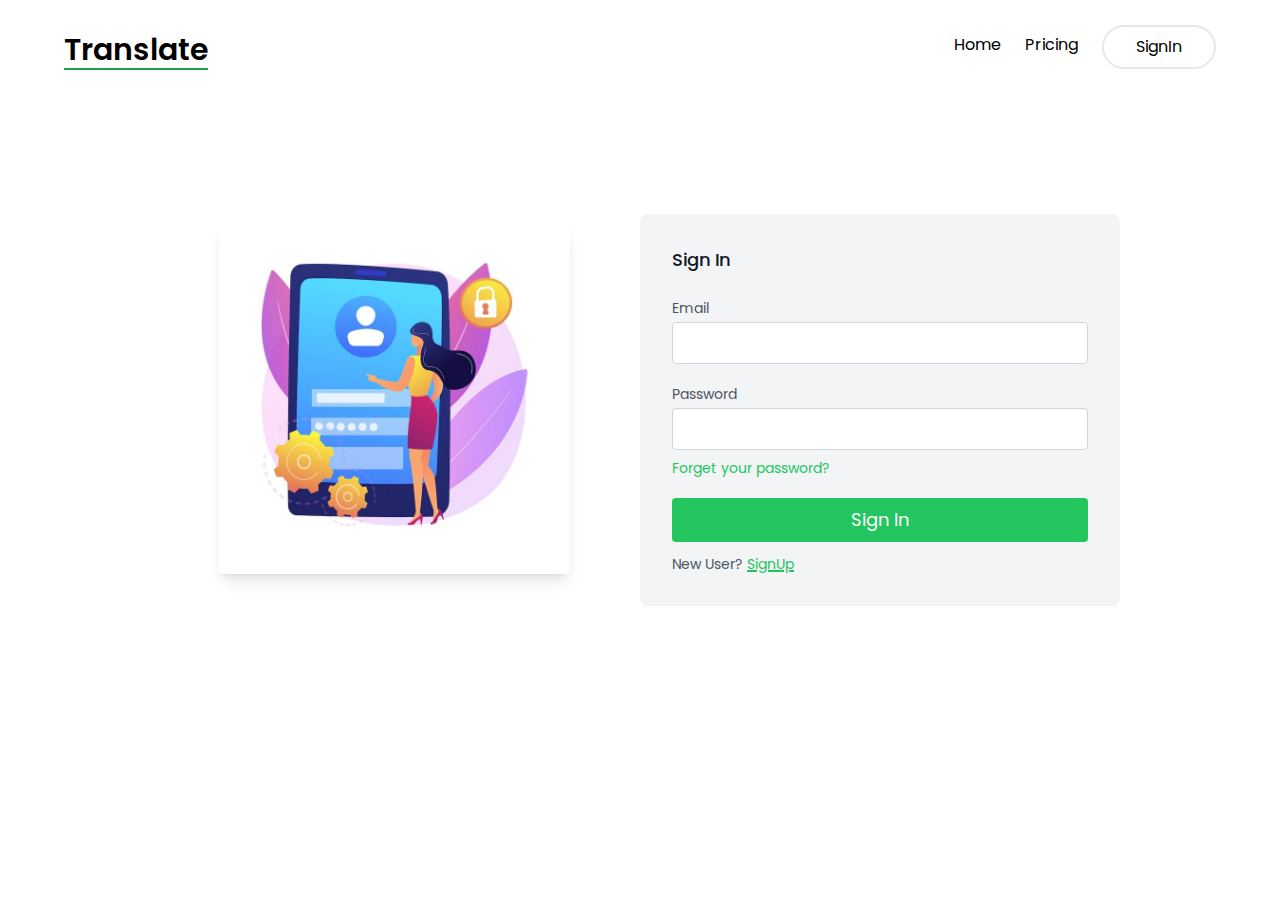
<file: signin.html>
<!DOCTYPE html>
<html lang="en">

<head>
    <meta charset="UTF-8" />
    <meta http-equiv="X-UA-Compatible" content="IE=edge" />
    <meta name="viewport" content="width=device-width, initial-scale=1.0" />
    <!-- Google Font Style-->
    <link rel="preconnect" href="https://fonts.googleapis.com">
    <link rel="preconnect" href="https://fonts.gstatic.com" crossorigin>
    <link href="https://fonts.googleapis.com/css2?family=Poppins:wght@400;500;600&display=swap" rel="stylesheet">
    <!-- Owl Carousel css-->
    <link rel="stylesheet" href="css/owl.carousel.min.css">
    <link rel="stylesheet" href="css/owl.theme.default.min.css">
    <link rel="stylesheet" href="css/main.css" />
    <title>Sign In</title>
</head>

<body class="overflow-x-hidden">
    <!-- Navbar -->
    <nav class="max-w-screen-2xl mx-auto py-6 px-6 md:px-16">
        <!-- Flex container -->
        <div class="flex items-center justify-between">
            <!-- Logo -->
            <div class="pt-2">
                <h2 class="text-3xl font-semibold border-b-2 border-green-600">Translate</h2>
            </div>
            <!-- Menu Items -->
            <div class="hidden space-x-6 md:flex">
                <a href="index.html" class="hover:text-darkGrayishBlue py-2">Home</a>
                <a href="pricing.html" class="hover:text-darkGrayishBlue py-2">Pricing</a>
                <a href="signin.html"
                    class="hover:text-white hover:bg-green-500 border-2 hover:border-white py-2 px-8 rounded-full duration-100">SignIn</a>
            </div>

            <!-- Hamburger Icon -->
            <button id="menu-btn" class="block hamburger md:hidden focus:outline-none">
                <span class="hamburger-top"></span>
                <span class="hamburger-middle"></span>
                <span class="hamburger-bottom"></span>
            </button>
        </div>

        <!-- Mobile Menu -->
        <div class="md:hidden">
            <div id="menu"
                class="absolute flex-col items-center hidden self-end py-8 mt-10 space-y-6 font-bold bg-white sm:w-auto sm:self-center left-6 right-6 drop-shadow-md">
                <a href="index.html" class="hover:text-darkGrayishBlue py-2">Home</a>
                <a href="pricing.html" class="hover:text-darkGrayishBlue py-2">Pricing</a>
                <a href="signin.html"
                    class="hover:text-white hover:bg-green-500 border-2 hover:border-white py-2 px-8 rounded-fulll duration-100">SignIn</a>
            </div>
        </div>
    </nav>
    <!-- Sign In Section -->
    <section class="text-gray-600">
        <div class="max-w-screen-2xl px-6 md:px-40 py-24 mx-auto flex flex-wrap items-center space-y-6">
            <div class="xl:w-3/6 lg:w-1/2 md:pr-16 lg:pr-3 pr-0">
                <img src="/img/signin.jpg" alt="" class="shadow-lg block w-9/12 mx-auto rounded">
            </div>
            <!--Sign In Form-->
            <div class="xl:w-3/6 lg:w-1/2 bg-gray-100 rounded-lg p-8 flex flex-col md:ml-auto w-full mt-10 md:mt-0">
                <h2 class="text-gray-900 text-lg font-medium mb-5">Sign In</h2>
                <div class="relative mb-4">
                    <label for="email" class="leading-7 text-sm text-gray-600">Email</label>
                    <input type="email" id="email" name="email"
                        class="w-full bg-white rounded border border-gray-300 focus:border-green-500 focus:ring-2 focus:ring-green-200 text-base outline-none text-gray-700 py-1 px-3 leading-8 transition-colors duration-200 ease-in-out">
                </div>
                <div class="relative mb-4">
                    <label for="password" class="leading-7 text-sm text-gray-600">Password</label>
                    <input type="password" id="password" name="password"
                        class="w-full bg-white rounded border border-gray-300 focus:border-green-500 focus:ring-2 focus:ring-green-200 text-base outline-none text-gray-700 py-1 px-3 leading-8 transition-colors duration-200 ease-in-out">
                </div>
                <div>
                    <a href="" class="text-green-500 text-sm mb-5 -mt-2 block">Forget your password?</a>
                </div>
                <button
                    class="text-white bg-green-500 border-0 py-2 px-8 focus:outline-none hover:bg-green-600 rounded text-lg">Sign
                    In</button>
                <p class="text-sm mt-3">New User? <a href="signup.html"
                        class="text-green-500  underline decoration-2">SignUp</a></p>
            </div>
        </div>
    </section>

    <script src="js/jquery.min.js"></script>
    <script src="js/owl.carousel.min.js"></script>
    <script src="js/script.js"></script>
</body>

</html>
</file>
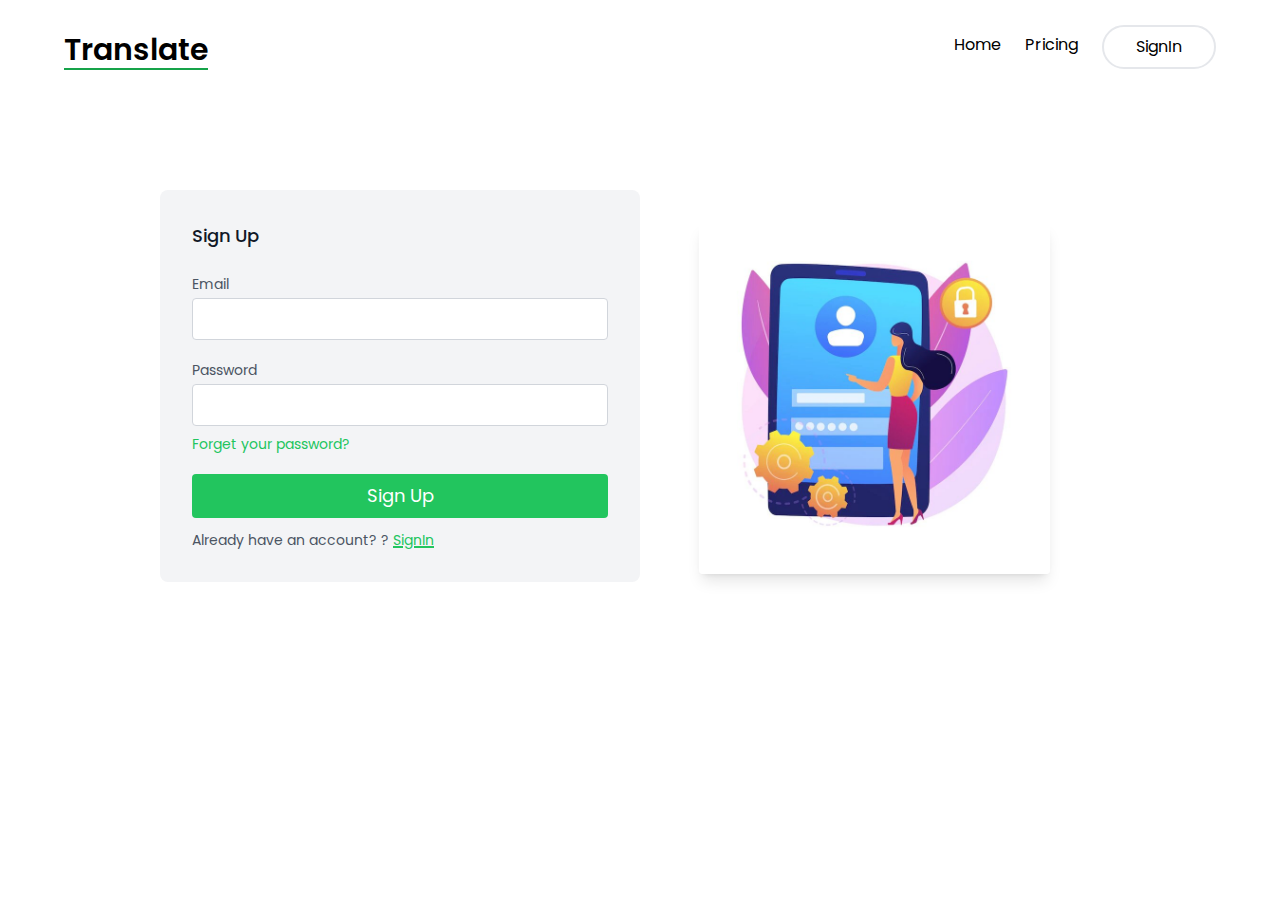
<file: signup.html>
<!DOCTYPE html>
<html lang="en">

<head>
    <meta charset="UTF-8" />
    <meta http-equiv="X-UA-Compatible" content="IE=edge" />
    <meta name="viewport" content="width=device-width, initial-scale=1.0" />
    <!-- Google Font Style-->
    <link rel="preconnect" href="https://fonts.googleapis.com">
    <link rel="preconnect" href="https://fonts.gstatic.com" crossorigin>
    <link href="https://fonts.googleapis.com/css2?family=Poppins:wght@400;500;600&display=swap" rel="stylesheet">
    <!-- Owl Carousel css-->
    <link rel="stylesheet" href="css/owl.carousel.min.css">
    <link rel="stylesheet" href="css/owl.theme.default.min.css">
    <link rel="stylesheet" href="css/main.css" />
    <title>Sign Up</title>
</head>

<body class="overflow-x-hidden">
    <!-- Navbar -->
    <nav class="max-w-screen-2xl mx-auto py-6 px-6 md:px-16">
        <!-- Flex container -->
        <div class="flex items-center justify-between">
            <!-- Logo -->
            <div class="pt-2">
                <h2 class="text-3xl font-semibold border-b-2 border-green-600">Translate</h2>
            </div>
            <!-- Menu Items -->
            <div class="hidden space-x-6 md:flex">
                <a href="index.html" class="hover:text-darkGrayishBlue py-2">Home</a>
                <a href="pricing.html" class="hover:text-darkGrayishBlue py-2">Pricing</a>
                <a href="signin.html"
                    class="hover:text-white hover:bg-green-500 border-2 hover:border-white py-2 px-8 rounded-full duration-100">SignIn</a>
            </div>

            <!-- Hamburger Icon -->
            <button id="menu-btn" class="block hamburger md:hidden focus:outline-none">
                <span class="hamburger-top"></span>
                <span class="hamburger-middle"></span>
                <span class="hamburger-bottom"></span>
            </button>
        </div>

        <!-- Mobile Menu -->
        <div class="md:hidden">
            <div id="menu"
                class="absolute flex-col items-center hidden self-end py-8 mt-10 space-y-6 font-bold bg-white sm:w-auto sm:self-center left-6 right-6 drop-shadow-md">
                <a href="index.html" class="hover:text-darkGrayishBlue py-2">Home</a>
                <a href="pricing.html" class="hover:text-darkGrayishBlue py-2">Pricing</a>
                <a href="signin.html"
                    class="hover:text-white hover:bg-green-500 border-2 hover:border-white py-2 px-8 rounded-fulll duration-100">SignUp</a>
            </div>
        </div>
    </nav>
    <!-- Sign In Section -->
    <section class="text-gray-600">
        <div class="max-w-screen-2xl px-6 md:px-40 py-24 mx-auto flex flex-wrap items-center space-y-6">
            <!--Sign In Form-->
            <div class="xl:w-3/6 lg:w-1/2 bg-gray-100 rounded-lg p-8 flex flex-col md:ml-auto w-full mt-10 md:mt-0">
                <h2 class="text-gray-900 text-lg font-medium mb-5">Sign Up</h2>
                <div class="relative mb-4">
                    <label for="email" class="leading-7 text-sm text-gray-600">Email</label>
                    <input type="email" id="email" name="email"
                        class="w-full bg-white rounded border border-gray-300 focus:border-green-500 focus:ring-2 focus:ring-green-200 text-base outline-none text-gray-700 py-1 px-3 leading-8 transition-colors duration-200 ease-in-out">
                </div>
                <div class="relative mb-4">
                    <label for="password" class="leading-7 text-sm text-gray-600">Password</label>
                    <input type="password" id="password" name="password"
                        class="w-full bg-white rounded border border-gray-300 focus:border-green-500 focus:ring-2 focus:ring-green-200 text-base outline-none text-gray-700 py-1 px-3 leading-8 transition-colors duration-200 ease-in-out">
                </div>
                <div>
                    <a href="" class="text-green-500 text-sm mb-5 -mt-2 block">Forget your password?</a>
                </div>
                <button
                    class="text-white bg-green-500 border-0 py-2 px-8 focus:outline-none hover:bg-green-600 rounded text-lg">Sign
                    Up</button>
                <p class="text-sm mt-3">Already have an account? ? <a href="signin.html"
                        class="text-green-500 underline decoration-2">SignIn</a></p>
            </div>

            <div class="xl:w-3/6 lg:w-1/2 md:pr-16 lg:pr-3 pr-0">
                <img src="/img/signin.jpg" alt="" class="shadow-lg block w-9/12 mx-auto rounded">
            </div>
        </div>
    </section>

    <script src="js/jquery.min.js"></script>
    <script src="js/owl.carousel.min.js"></script>
    <script src="js/script.js"></script>
</body>

</html>
</file>
<file: css/main.css>
/*
! tailwindcss v3.0.23 | MIT License | https://tailwindcss.com
*/

/*
1. Prevent padding and border from affecting element width. (https://github.com/mozdevs/cssremedy/issues/4)
2. Allow adding a border to an element by just adding a border-width. (https://github.com/tailwindcss/tailwindcss/pull/116)
*/

*,
::before,
::after {
  box-sizing: border-box;
  /* 1 */
  border-width: 0;
  /* 2 */
  border-style: solid;
  /* 2 */
  border-color: #e5e7eb;
  /* 2 */
}

::before,
::after {
  --tw-content: '';
}

/*
1. Use a consistent sensible line-height in all browsers.
2. Prevent adjustments of font size after orientation changes in iOS.
3. Use a more readable tab size.
4. Use the user's configured `sans` font-family by default.
*/

html {
  line-height: 1.5;
  /* 1 */
  -webkit-text-size-adjust: 100%;
  /* 2 */
  -moz-tab-size: 4;
  /* 3 */
  -o-tab-size: 4;
     tab-size: 4;
  /* 3 */
  font-family: ui-sans-serif, system-ui, -apple-system, BlinkMacSystemFont, "Segoe UI", Roboto, "Helvetica Neue", Arial, "Noto Sans", sans-serif, "Apple Color Emoji", "Segoe UI Emoji", "Segoe UI Symbol", "Noto Color Emoji";
  /* 4 */
}

/*
1. Remove the margin in all browsers.
2. Inherit line-height from `html` so users can set them as a class directly on the `html` element.
*/

body {
  margin: 0;
  /* 1 */
  line-height: inherit;
  /* 2 */
}

/*
1. Add the correct height in Firefox.
2. Correct the inheritance of border color in Firefox. (https://bugzilla.mozilla.org/show_bug.cgi?id=190655)
3. Ensure horizontal rules are visible by default.
*/

hr {
  height: 0;
  /* 1 */
  color: inherit;
  /* 2 */
  border-top-width: 1px;
  /* 3 */
}

/*
Add the correct text decoration in Chrome, Edge, and Safari.
*/

abbr:where([title]) {
  -webkit-text-decoration: underline dotted;
          text-decoration: underline dotted;
}

/*
Remove the default font size and weight for headings.
*/

h1,
h2,
h3,
h4,
h5,
h6 {
  font-size: inherit;
  font-weight: inherit;
}

/*
Reset links to optimize for opt-in styling instead of opt-out.
*/

a {
  color: inherit;
  text-decoration: inherit;
}

/*
Add the correct font weight in Edge and Safari.
*/

b,
strong {
  font-weight: bolder;
}

/*
1. Use the user's configured `mono` font family by default.
2. Correct the odd `em` font sizing in all browsers.
*/

code,
kbd,
samp,
pre {
  font-family: ui-monospace, SFMono-Regular, Menlo, Monaco, Consolas, "Liberation Mono", "Courier New", monospace;
  /* 1 */
  font-size: 1em;
  /* 2 */
}

/*
Add the correct font size in all browsers.
*/

small {
  font-size: 80%;
}

/*
Prevent `sub` and `sup` elements from affecting the line height in all browsers.
*/

sub,
sup {
  font-size: 75%;
  line-height: 0;
  position: relative;
  vertical-align: baseline;
}

sub {
  bottom: -0.25em;
}

sup {
  top: -0.5em;
}

/*
1. Remove text indentation from table contents in Chrome and Safari. (https://bugs.chromium.org/p/chromium/issues/detail?id=999088, https://bugs.webkit.org/show_bug.cgi?id=201297)
2. Correct table border color inheritance in all Chrome and Safari. (https://bugs.chromium.org/p/chromium/issues/detail?id=935729, https://bugs.webkit.org/show_bug.cgi?id=195016)
3. Remove gaps between table borders by default.
*/

table {
  text-indent: 0;
  /* 1 */
  border-color: inherit;
  /* 2 */
  border-collapse: collapse;
  /* 3 */
}

/*
1. Change the font styles in all browsers.
2. Remove the margin in Firefox and Safari.
3. Remove default padding in all browsers.
*/

button,
input,
optgroup,
select,
textarea {
  font-family: inherit;
  /* 1 */
  font-size: 100%;
  /* 1 */
  line-height: inherit;
  /* 1 */
  color: inherit;
  /* 1 */
  margin: 0;
  /* 2 */
  padding: 0;
  /* 3 */
}

/*
Remove the inheritance of text transform in Edge and Firefox.
*/

button,
select {
  text-transform: none;
}

/*
1. Correct the inability to style clickable types in iOS and Safari.
2. Remove default button styles.
*/

button,
[type='button'],
[type='reset'],
[type='submit'] {
  -webkit-appearance: button;
  /* 1 */
  background-color: transparent;
  /* 2 */
  background-image: none;
  /* 2 */
}

/*
Use the modern Firefox focus style for all focusable elements.
*/

:-moz-focusring {
  outline: auto;
}

/*
Remove the additional `:invalid` styles in Firefox. (https://github.com/mozilla/gecko-dev/blob/2f9eacd9d3d995c937b4251a5557d95d494c9be1/layout/style/res/forms.css#L728-L737)
*/

:-moz-ui-invalid {
  box-shadow: none;
}

/*
Add the correct vertical alignment in Chrome and Firefox.
*/

progress {
  vertical-align: baseline;
}

/*
Correct the cursor style of increment and decrement buttons in Safari.
*/

::-webkit-inner-spin-button,
::-webkit-outer-spin-button {
  height: auto;
}

/*
1. Correct the odd appearance in Chrome and Safari.
2. Correct the outline style in Safari.
*/

[type='search'] {
  -webkit-appearance: textfield;
  /* 1 */
  outline-offset: -2px;
  /* 2 */
}

/*
Remove the inner padding in Chrome and Safari on macOS.
*/

::-webkit-search-decoration {
  -webkit-appearance: none;
}

/*
1. Correct the inability to style clickable types in iOS and Safari.
2. Change font properties to `inherit` in Safari.
*/

::-webkit-file-upload-button {
  -webkit-appearance: button;
  /* 1 */
  font: inherit;
  /* 2 */
}

/*
Add the correct display in Chrome and Safari.
*/

summary {
  display: list-item;
}

/*
Removes the default spacing and border for appropriate elements.
*/

blockquote,
dl,
dd,
h1,
h2,
h3,
h4,
h5,
h6,
hr,
figure,
p,
pre {
  margin: 0;
}

fieldset {
  margin: 0;
  padding: 0;
}

legend {
  padding: 0;
}

ol,
ul,
menu {
  list-style: none;
  margin: 0;
  padding: 0;
}

/*
Prevent resizing textareas horizontally by default.
*/

textarea {
  resize: vertical;
}

/*
1. Reset the default placeholder opacity in Firefox. (https://github.com/tailwindlabs/tailwindcss/issues/3300)
2. Set the default placeholder color to the user's configured gray 400 color.
*/

input::-moz-placeholder, textarea::-moz-placeholder {
  opacity: 1;
  /* 1 */
  color: #9ca3af;
  /* 2 */
}

input:-ms-input-placeholder, textarea:-ms-input-placeholder {
  opacity: 1;
  /* 1 */
  color: #9ca3af;
  /* 2 */
}

input::placeholder,
textarea::placeholder {
  opacity: 1;
  /* 1 */
  color: #9ca3af;
  /* 2 */
}

/*
Set the default cursor for buttons.
*/

button,
[role="button"] {
  cursor: pointer;
}

/*
Make sure disabled buttons don't get the pointer cursor.
*/

:disabled {
  cursor: default;
}

/*
1. Make replaced elements `display: block` by default. (https://github.com/mozdevs/cssremedy/issues/14)
2. Add `vertical-align: middle` to align replaced elements more sensibly by default. (https://github.com/jensimmons/cssremedy/issues/14#issuecomment-634934210)
   This can trigger a poorly considered lint error in some tools but is included by design.
*/

img,
svg,
video,
canvas,
audio,
iframe,
embed,
object {
  display: block;
  /* 1 */
  vertical-align: middle;
  /* 2 */
}

/*
Constrain images and videos to the parent width and preserve their intrinsic aspect ratio. (https://github.com/mozdevs/cssremedy/issues/14)
*/

img,
video {
  max-width: 100%;
  height: auto;
}

/*
Ensure the default browser behavior of the `hidden` attribute.
*/

[hidden] {
  display: none;
}

*, ::before, ::after {
  --tw-translate-x: 0;
  --tw-translate-y: 0;
  --tw-rotate: 0;
  --tw-skew-x: 0;
  --tw-skew-y: 0;
  --tw-scale-x: 1;
  --tw-scale-y: 1;
  --tw-pan-x:  ;
  --tw-pan-y:  ;
  --tw-pinch-zoom:  ;
  --tw-scroll-snap-strictness: proximity;
  --tw-ordinal:  ;
  --tw-slashed-zero:  ;
  --tw-numeric-figure:  ;
  --tw-numeric-spacing:  ;
  --tw-numeric-fraction:  ;
  --tw-ring-inset:  ;
  --tw-ring-offset-width: 0px;
  --tw-ring-offset-color: #fff;
  --tw-ring-color: rgb(59 130 246 / 0.5);
  --tw-ring-offset-shadow: 0 0 #0000;
  --tw-ring-shadow: 0 0 #0000;
  --tw-shadow: 0 0 #0000;
  --tw-shadow-colored: 0 0 #0000;
  --tw-blur:  ;
  --tw-brightness:  ;
  --tw-contrast:  ;
  --tw-grayscale:  ;
  --tw-hue-rotate:  ;
  --tw-invert:  ;
  --tw-saturate:  ;
  --tw-sepia:  ;
  --tw-drop-shadow:  ;
  --tw-backdrop-blur:  ;
  --tw-backdrop-brightness:  ;
  --tw-backdrop-contrast:  ;
  --tw-backdrop-grayscale:  ;
  --tw-backdrop-hue-rotate:  ;
  --tw-backdrop-invert:  ;
  --tw-backdrop-opacity:  ;
  --tw-backdrop-saturate:  ;
  --tw-backdrop-sepia:  ;
}

.container {
  width: 100%;
}

@media (min-width: 640px) {
  .container {
    max-width: 640px;
  }
}

@media (min-width: 768px) {
  .container {
    max-width: 768px;
  }
}

@media (min-width: 1024px) {
  .container {
    max-width: 1024px;
  }
}

@media (min-width: 1280px) {
  .container {
    max-width: 1280px;
  }
}

@media (min-width: 1536px) {
  .container {
    max-width: 1536px;
  }
}

.absolute {
  position: absolute;
}

.relative {
  position: relative;
}

.left-6 {
  left: 1.5rem;
}

.right-6 {
  right: 1.5rem;
}

.right-0 {
  right: 0px;
}

.top-0 {
  top: 0px;
}

.order-first {
  order: -9999;
}

.order-last {
  order: 9999;
}

.-m-4 {
  margin: -1rem;
}

.mx-auto {
  margin-left: auto;
  margin-right: auto;
}

.my-10 {
  margin-top: 2.5rem;
  margin-bottom: 2.5rem;
}

.my-5 {
  margin-top: 1.25rem;
  margin-bottom: 1.25rem;
}

.mx-6 {
  margin-left: 1.5rem;
  margin-right: 1.5rem;
}

.my-20 {
  margin-top: 5rem;
  margin-bottom: 5rem;
}

.my-6 {
  margin-top: 1.5rem;
  margin-bottom: 1.5rem;
}

.mx-1 {
  margin-left: 0.25rem;
  margin-right: 0.25rem;
}

.mt-10 {
  margin-top: 2.5rem;
}

.mb-24 {
  margin-bottom: 6rem;
}

.mt-12 {
  margin-top: 3rem;
}

.mt-4 {
  margin-top: 1rem;
}

.mb-12 {
  margin-bottom: 3rem;
}

.mb-2 {
  margin-bottom: 0.5rem;
}

.mb-3 {
  margin-bottom: 0.75rem;
}

.ml-auto {
  margin-left: auto;
}

.mr-3 {
  margin-right: 0.75rem;
}

.mb-4 {
  margin-bottom: 1rem;
}

.mt-3 {
  margin-top: 0.75rem;
}

.mt-24 {
  margin-top: 6rem;
}

.-mt-14 {
  margin-top: -3.5rem;
}

.mb-10 {
  margin-bottom: 2.5rem;
}

.mr-2 {
  margin-right: 0.5rem;
}

.mt-2 {
  margin-top: 0.5rem;
}

.ml-3 {
  margin-left: 0.75rem;
}

.ml-1 {
  margin-left: 0.25rem;
}

.-mb-10 {
  margin-bottom: -2.5rem;
}

.mb-5 {
  margin-bottom: 1.25rem;
}

.ml-2 {
  margin-left: 0.5rem;
}

.mb-6 {
  margin-bottom: 1.5rem;
}

.mt-6 {
  margin-top: 1.5rem;
}

.-mt-1 {
  margin-top: -0.25rem;
}

.-mt-2 {
  margin-top: -0.5rem;
}

.mb-20 {
  margin-bottom: 5rem;
}

.mb-1 {
  margin-bottom: 0.25rem;
}

.mt-auto {
  margin-top: auto;
}

.block {
  display: block;
}

.flex {
  display: flex;
}

.inline-flex {
  display: inline-flex;
}

.hidden {
  display: none;
}

.h-16 {
  height: 4rem;
}

.h-8 {
  height: 2rem;
}

.h-6 {
  height: 1.5rem;
}

.h-10 {
  height: 2.5rem;
}

.h-5 {
  height: 1.25rem;
}

.h-full {
  height: 100%;
}

.h-12 {
  height: 3rem;
}

.h-4 {
  height: 1rem;
}

.h-3 {
  height: 0.75rem;
}

.w-full {
  width: 100%;
}

.w-16 {
  width: 4rem;
}

.w-40 {
  width: 10rem;
}

.w-10 {
  width: 2.5rem;
}

.w-5 {
  width: 1.25rem;
}

.w-12 {
  width: 3rem;
}

.w-6 {
  width: 1.5rem;
}

.w-4 {
  width: 1rem;
}

.w-11\/12 {
  width: 91.666667%;
}

.w-10\/12 {
  width: 83.333333%;
}

.w-1\/3 {
  width: 33.333333%;
}

.w-9\/12 {
  width: 75%;
}

.w-3\/4 {
  width: 75%;
}

.w-8\/12 {
  width: 66.666667%;
}

.w-3 {
  width: 0.75rem;
}

.max-w-screen-2xl {
  max-width: 1536px;
}

.max-w-xl {
  max-width: 36rem;
}

.max-w-sm {
  max-width: 24rem;
}

.max-w-lg {
  max-width: 32rem;
}

.max-w-md {
  max-width: 28rem;
}

.flex-shrink-0 {
  flex-shrink: 0;
}

.flex-grow {
  flex-grow: 1;
}

.list-none {
  list-style-type: none;
}

.flex-col {
  flex-direction: column;
}

.flex-col-reverse {
  flex-direction: column-reverse;
}

.flex-wrap {
  flex-wrap: wrap;
}

.items-end {
  align-items: flex-end;
}

.items-center {
  align-items: center;
}

.justify-start {
  justify-content: flex-start;
}

.justify-center {
  justify-content: center;
}

.justify-between {
  justify-content: space-between;
}

.justify-around {
  justify-content: space-around;
}

.space-x-6 > :not([hidden]) ~ :not([hidden]) {
  --tw-space-x-reverse: 0;
  margin-right: calc(1.5rem * var(--tw-space-x-reverse));
  margin-left: calc(1.5rem * calc(1 - var(--tw-space-x-reverse)));
}

.space-y-6 > :not([hidden]) ~ :not([hidden]) {
  --tw-space-y-reverse: 0;
  margin-top: calc(1.5rem * calc(1 - var(--tw-space-y-reverse)));
  margin-bottom: calc(1.5rem * var(--tw-space-y-reverse));
}

.space-y-0 > :not([hidden]) ~ :not([hidden]) {
  --tw-space-y-reverse: 0;
  margin-top: calc(0px * calc(1 - var(--tw-space-y-reverse)));
  margin-bottom: calc(0px * var(--tw-space-y-reverse));
}

.space-y-8 > :not([hidden]) ~ :not([hidden]) {
  --tw-space-y-reverse: 0;
  margin-top: calc(2rem * calc(1 - var(--tw-space-y-reverse)));
  margin-bottom: calc(2rem * var(--tw-space-y-reverse));
}

.space-y-5 > :not([hidden]) ~ :not([hidden]) {
  --tw-space-y-reverse: 0;
  margin-top: calc(1.25rem * calc(1 - var(--tw-space-y-reverse)));
  margin-bottom: calc(1.25rem * var(--tw-space-y-reverse));
}

.space-y-4 > :not([hidden]) ~ :not([hidden]) {
  --tw-space-y-reverse: 0;
  margin-top: calc(1rem * calc(1 - var(--tw-space-y-reverse)));
  margin-bottom: calc(1rem * var(--tw-space-y-reverse));
}

.space-y-3 > :not([hidden]) ~ :not([hidden]) {
  --tw-space-y-reverse: 0;
  margin-top: calc(0.75rem * calc(1 - var(--tw-space-y-reverse)));
  margin-bottom: calc(0.75rem * var(--tw-space-y-reverse));
}

.space-x-2 > :not([hidden]) ~ :not([hidden]) {
  --tw-space-x-reverse: 0;
  margin-right: calc(0.5rem * var(--tw-space-x-reverse));
  margin-left: calc(0.5rem * calc(1 - var(--tw-space-x-reverse)));
}

.space-y-12 > :not([hidden]) ~ :not([hidden]) {
  --tw-space-y-reverse: 0;
  margin-top: calc(3rem * calc(1 - var(--tw-space-y-reverse)));
  margin-bottom: calc(3rem * var(--tw-space-y-reverse));
}

.space-x-4 > :not([hidden]) ~ :not([hidden]) {
  --tw-space-x-reverse: 0;
  margin-right: calc(1rem * var(--tw-space-x-reverse));
  margin-left: calc(1rem * calc(1 - var(--tw-space-x-reverse)));
}

.space-x-3 > :not([hidden]) ~ :not([hidden]) {
  --tw-space-x-reverse: 0;
  margin-right: calc(0.75rem * var(--tw-space-x-reverse));
  margin-left: calc(0.75rem * calc(1 - var(--tw-space-x-reverse)));
}

.space-x-1 > :not([hidden]) ~ :not([hidden]) {
  --tw-space-x-reverse: 0;
  margin-right: calc(0.25rem * var(--tw-space-x-reverse));
  margin-left: calc(0.25rem * calc(1 - var(--tw-space-x-reverse)));
}

.self-end {
  align-self: flex-end;
}

.overflow-hidden {
  overflow: hidden;
}

.overflow-x-hidden {
  overflow-x: hidden;
}

.rounded-full {
  border-radius: 9999px;
}

.rounded {
  border-radius: 0.25rem;
}

.rounded-lg {
  border-radius: 0.5rem;
}

.rounded-l-full {
  border-top-left-radius: 9999px;
  border-bottom-left-radius: 9999px;
}

.rounded-bl {
  border-bottom-left-radius: 0.25rem;
}

.border-2 {
  border-width: 2px;
}

.border {
  border-width: 1px;
}

.border-0 {
  border-width: 0px;
}

.border-b-2 {
  border-bottom-width: 2px;
}

.border-b-4 {
  border-bottom-width: 4px;
}

.border-b {
  border-bottom-width: 1px;
}

.border-green-600 {
  --tw-border-opacity: 1;
  border-color: rgb(22 163 74 / var(--tw-border-opacity));
}

.border-gray-300 {
  --tw-border-opacity: 1;
  border-color: rgb(209 213 219 / var(--tw-border-opacity));
}

.border-green-500 {
  --tw-border-opacity: 1;
  border-color: rgb(34 197 94 / var(--tw-border-opacity));
}

.border-gray-200 {
  --tw-border-opacity: 1;
  border-color: rgb(229 231 235 / var(--tw-border-opacity));
}

.bg-white {
  --tw-bg-opacity: 1;
  background-color: rgb(255 255 255 / var(--tw-bg-opacity));
}

.bg-green-500 {
  --tw-bg-opacity: 1;
  background-color: rgb(34 197 94 / var(--tw-bg-opacity));
}

.bg-green-100 {
  --tw-bg-opacity: 1;
  background-color: rgb(220 252 231 / var(--tw-bg-opacity));
}

.bg-veryLightGray {
  --tw-bg-opacity: 1;
  background-color: hsl(0 0% 98% / var(--tw-bg-opacity));
}

.bg-veryDarkBlue {
  --tw-bg-opacity: 1;
  background-color: hsl(233 12% 13% / var(--tw-bg-opacity));
}

.bg-gray-100 {
  --tw-bg-opacity: 1;
  background-color: rgb(243 244 246 / var(--tw-bg-opacity));
}

.bg-gray-400 {
  --tw-bg-opacity: 1;
  background-color: rgb(156 163 175 / var(--tw-bg-opacity));
}

.bg-opacity-50 {
  --tw-bg-opacity: 0.5;
}

.bg-gradient-to-r {
  background-image: linear-gradient(to right, var(--tw-gradient-stops));
}

.from-emerald-500 {
  --tw-gradient-from: #10b981;
  --tw-gradient-stops: var(--tw-gradient-from), var(--tw-gradient-to, rgb(16 185 129 / 0));
}

.to-green-500 {
  --tw-gradient-to: #22c55e;
}

.object-cover {
  -o-object-fit: cover;
     object-fit: cover;
}

.object-center {
  -o-object-position: center;
     object-position: center;
}

.p-3 {
  padding: 0.75rem;
}

.p-4 {
  padding: 1rem;
}

.p-2 {
  padding: 0.5rem;
}

.p-6 {
  padding: 1.5rem;
}

.p-8 {
  padding: 2rem;
}

.py-6 {
  padding-top: 1.5rem;
  padding-bottom: 1.5rem;
}

.px-6 {
  padding-left: 1.5rem;
  padding-right: 1.5rem;
}

.py-2 {
  padding-top: 0.5rem;
  padding-bottom: 0.5rem;
}

.px-8 {
  padding-left: 2rem;
  padding-right: 2rem;
}

.py-8 {
  padding-top: 2rem;
  padding-bottom: 2rem;
}

.px-10 {
  padding-left: 2.5rem;
  padding-right: 2.5rem;
}

.px-4 {
  padding-left: 1rem;
  padding-right: 1rem;
}

.py-1 {
  padding-top: 0.25rem;
  padding-bottom: 0.25rem;
}

.py-24 {
  padding-top: 6rem;
  padding-bottom: 6rem;
}

.px-5 {
  padding-left: 1.25rem;
  padding-right: 1.25rem;
}

.py-10 {
  padding-top: 2.5rem;
  padding-bottom: 2.5rem;
}

.px-3 {
  padding-left: 0.75rem;
  padding-right: 0.75rem;
}

.py-16 {
  padding-top: 4rem;
  padding-bottom: 4rem;
}

.py-20 {
  padding-top: 5rem;
  padding-bottom: 5rem;
}

.px-1 {
  padding-left: 0.25rem;
  padding-right: 0.25rem;
}

.py-4 {
  padding-top: 1rem;
  padding-bottom: 1rem;
}

.pt-2 {
  padding-top: 0.5rem;
}

.pr-0 {
  padding-right: 0px;
}

.pb-4 {
  padding-bottom: 1rem;
}

.text-left {
  text-align: left;
}

.text-center {
  text-align: center;
}

.text-right {
  text-align: right;
}

.text-justify {
  text-align: justify;
}

.text-3xl {
  font-size: 1.875rem;
  line-height: 2.25rem;
}

.text-base {
  font-size: 1rem;
  line-height: 1.5rem;
}

.text-lg {
  font-size: 1.125rem;
  line-height: 1.75rem;
}

.text-4xl {
  font-size: 2.25rem;
  line-height: 2.5rem;
}

.text-sm {
  font-size: 0.875rem;
  line-height: 1.25rem;
}

.text-xl {
  font-size: 1.25rem;
  line-height: 1.75rem;
}

.text-2xl {
  font-size: 1.5rem;
  line-height: 2rem;
}

.text-xs {
  font-size: 0.75rem;
  line-height: 1rem;
}

.text-5xl {
  font-size: 3rem;
  line-height: 1;
}

.font-semibold {
  font-weight: 600;
}

.font-bold {
  font-weight: 700;
}

.font-medium {
  font-weight: 500;
}

.font-normal {
  font-weight: 400;
}

.leading-10 {
  line-height: 2.5rem;
}

.leading-relaxed {
  line-height: 1.625;
}

.leading-normal {
  line-height: 1.5;
}

.leading-tight {
  line-height: 1.25;
}

.leading-7 {
  line-height: 1.75rem;
}

.leading-8 {
  line-height: 2rem;
}

.leading-none {
  line-height: 1;
}

.tracking-widest {
  letter-spacing: 0.1em;
}

.text-darkGrayishBlue {
  --tw-text-opacity: 1;
  color: hsl(227 12% 61% / var(--tw-text-opacity));
}

.text-white {
  --tw-text-opacity: 1;
  color: rgb(255 255 255 / var(--tw-text-opacity));
}

.text-gray-600 {
  --tw-text-opacity: 1;
  color: rgb(75 85 99 / var(--tw-text-opacity));
}

.text-green-500 {
  --tw-text-opacity: 1;
  color: rgb(34 197 94 / var(--tw-text-opacity));
}

.text-gray-900 {
  --tw-text-opacity: 1;
  color: rgb(17 24 39 / var(--tw-text-opacity));
}

.text-gray-700 {
  --tw-text-opacity: 1;
  color: rgb(55 65 81 / var(--tw-text-opacity));
}

.text-gray-500 {
  --tw-text-opacity: 1;
  color: rgb(107 114 128 / var(--tw-text-opacity));
}

.underline {
  -webkit-text-decoration-line: underline;
          text-decoration-line: underline;
}

.decoration-2 {
  text-decoration-thickness: 2px;
}

.shadow-2xl {
  --tw-shadow: 0 25px 50px -12px rgb(0 0 0 / 0.25);
  --tw-shadow-colored: 0 25px 50px -12px var(--tw-shadow-color);
  box-shadow: var(--tw-ring-offset-shadow, 0 0 #0000), var(--tw-ring-shadow, 0 0 #0000), var(--tw-shadow);
}

.shadow-lg {
  --tw-shadow: 0 10px 15px -3px rgb(0 0 0 / 0.1), 0 4px 6px -4px rgb(0 0 0 / 0.1);
  --tw-shadow-colored: 0 10px 15px -3px var(--tw-shadow-color), 0 4px 6px -4px var(--tw-shadow-color);
  box-shadow: var(--tw-ring-offset-shadow, 0 0 #0000), var(--tw-ring-shadow, 0 0 #0000), var(--tw-shadow);
}

.outline-none {
  outline: 2px solid transparent;
  outline-offset: 2px;
}

.drop-shadow-md {
  --tw-drop-shadow: drop-shadow(0 4px 3px rgb(0 0 0 / 0.07)) drop-shadow(0 2px 2px rgb(0 0 0 / 0.06));
  filter: var(--tw-blur) var(--tw-brightness) var(--tw-contrast) var(--tw-grayscale) var(--tw-hue-rotate) var(--tw-invert) var(--tw-saturate) var(--tw-sepia) var(--tw-drop-shadow);
}

.transition-colors {
  transition-property: color, background-color, border-color, fill, stroke, -webkit-text-decoration-color;
  transition-property: color, background-color, border-color, text-decoration-color, fill, stroke;
  transition-property: color, background-color, border-color, text-decoration-color, fill, stroke, -webkit-text-decoration-color;
  transition-timing-function: cubic-bezier(0.4, 0, 0.2, 1);
  transition-duration: 150ms;
}

.duration-100 {
  transition-duration: 100ms;
}

.duration-200 {
  transition-duration: 200ms;
}

.ease-in-out {
  transition-timing-function: cubic-bezier(0.4, 0, 0.2, 1);
}

body {
  /* background-image: url('../img/bg-tablet-pattern-green.svg');
  background-repeat: no-repeat;
  background-size: 800px;
  background-position: 90% -25%; */
  font-family: 'Poppins', sans-serif;
}

#cta {
  background-image: url('../img/bg-simplify-section-desktop.svg');
  background-repeat: no-repeat;
}

@media (max-width: 576px) {
  body {
    background-position: 50px -50px;
    background-size: 500px;
  }

  #cta {
    background-image: url('../img/bg-simplify-section-mobile.svg');
  }
}

/* Hamburger Menu */

.hamburger {
  cursor: pointer;
  width: 24px;
  height: 24px;
  transition: all 0.25s;
  position: relative;
}

.hamburger-top,
.hamburger-middle,
.hamburger-bottom {
  position: absolute;
  top: 0;
  left: 0;
  width: 24px;
  height: 2px;
  background: #000;
  transform: rotate(0);
  transition: all 0.5s;
}

.hamburger-middle {
  transform: translateY(7px);
}

.hamburger-bottom {
  transform: translateY(14px);
}

.open {
  transform: rotate(90deg);
  transform: translateY(0px);
}

.open .hamburger-top {
  transform: rotate(45deg) translateY(6px) translate(6px);
}

.open .hamburger-middle {
  display: none;
}

.open .hamburger-bottom {
  transform: rotate(-45deg) translateY(6px) translate(-6px);
}

.owl-carousel .owl-item img {
  width: auto !important;
}

/* Features section 2 */

.features-2-position {
  position: relative;
}

.features-2-right {
  position: absolute;
  z-index: 1;
  right: 10rem;
  top: 8rem;
}

@media (max-width: 1280px) {
  .features-2-right {
    right: 5rem;
  }
}

@media (max-width: 1024px) {
  .features-2-right {
    top: 6rem;
  }
}

@media (max-width: 768px) {
  .features-2-right {
    position: static;
    right: 0;
    top: 0;
  }
}

.hover\:border-b-4:hover {
  border-bottom-width: 4px;
}

.hover\:border-white:hover {
  --tw-border-opacity: 1;
  border-color: rgb(255 255 255 / var(--tw-border-opacity));
}

.hover\:border-green-700:hover {
  --tw-border-opacity: 1;
  border-color: rgb(21 128 61 / var(--tw-border-opacity));
}

.hover\:bg-green-500:hover {
  --tw-bg-opacity: 1;
  background-color: rgb(34 197 94 / var(--tw-bg-opacity));
}

.hover\:bg-green-600:hover {
  --tw-bg-opacity: 1;
  background-color: rgb(22 163 74 / var(--tw-bg-opacity));
}

.hover\:bg-gray-900:hover {
  --tw-bg-opacity: 1;
  background-color: rgb(17 24 39 / var(--tw-bg-opacity));
}

.hover\:bg-gray-500:hover {
  --tw-bg-opacity: 1;
  background-color: rgb(107 114 128 / var(--tw-bg-opacity));
}

.hover\:text-darkGrayishBlue:hover {
  --tw-text-opacity: 1;
  color: hsl(227 12% 61% / var(--tw-text-opacity));
}

.hover\:text-white:hover {
  --tw-text-opacity: 1;
  color: rgb(255 255 255 / var(--tw-text-opacity));
}

.hover\:text-gray-800:hover {
  --tw-text-opacity: 1;
  color: rgb(31 41 55 / var(--tw-text-opacity));
}

.focus\:border-green-500:focus {
  --tw-border-opacity: 1;
  border-color: rgb(34 197 94 / var(--tw-border-opacity));
}

.focus\:bg-transparent:focus {
  background-color: transparent;
}

.focus\:outline-none:focus {
  outline: 2px solid transparent;
  outline-offset: 2px;
}

.focus\:ring-2:focus {
  --tw-ring-offset-shadow: var(--tw-ring-inset) 0 0 0 var(--tw-ring-offset-width) var(--tw-ring-offset-color);
  --tw-ring-shadow: var(--tw-ring-inset) 0 0 0 calc(2px + var(--tw-ring-offset-width)) var(--tw-ring-color);
  box-shadow: var(--tw-ring-offset-shadow), var(--tw-ring-shadow), var(--tw-shadow, 0 0 #0000);
}

.focus\:ring-green-200:focus {
  --tw-ring-opacity: 1;
  --tw-ring-color: rgb(187 247 208 / var(--tw-ring-opacity));
}

@media (min-width: 640px) {
  .sm\:mr-8 {
    margin-right: 2rem;
  }

  .sm\:mb-0 {
    margin-bottom: 0px;
  }

  .sm\:mr-4 {
    margin-right: 1rem;
  }

  .sm\:ml-6 {
    margin-left: 1.5rem;
  }

  .sm\:mt-0 {
    margin-top: 0px;
  }

  .sm\:ml-auto {
    margin-left: auto;
  }

  .sm\:w-auto {
    width: auto;
  }

  .sm\:w-1\/2 {
    width: 50%;
  }

  .sm\:flex-row {
    flex-direction: row;
  }

  .sm\:justify-start {
    justify-content: flex-start;
  }

  .sm\:self-center {
    align-self: center;
  }

  .sm\:text-4xl {
    font-size: 2.25rem;
    line-height: 2.5rem;
  }
}

@media (min-width: 768px) {
  .md\:mx-0 {
    margin-left: 0px;
    margin-right: 0px;
  }

  .md\:mb-4 {
    margin-bottom: 1rem;
  }

  .md\:ml-auto {
    margin-left: auto;
  }

  .md\:mt-0 {
    margin-top: 0px;
  }

  .md\:block {
    display: block;
  }

  .md\:flex {
    display: flex;
  }

  .md\:hidden {
    display: none;
  }

  .md\:w-1\/2 {
    width: 50%;
  }

  .md\:w-2\/5 {
    width: 40%;
  }

  .md\:w-3\/5 {
    width: 60%;
  }

  .md\:w-1\/3 {
    width: 33.333333%;
  }

  .md\:w-1\/5 {
    width: 20%;
  }

  .md\:w-full {
    width: 100%;
  }

  .md\:flex-row {
    flex-direction: row;
  }

  .md\:flex-col {
    flex-direction: column;
  }

  .md\:flex-nowrap {
    flex-wrap: nowrap;
  }

  .md\:items-start {
    align-items: flex-start;
  }

  .md\:justify-start {
    justify-content: flex-start;
  }

  .md\:space-y-0 > :not([hidden]) ~ :not([hidden]) {
    --tw-space-y-reverse: 0;
    margin-top: calc(0px * calc(1 - var(--tw-space-y-reverse)));
    margin-bottom: calc(0px * var(--tw-space-y-reverse));
  }

  .md\:space-y-8 > :not([hidden]) ~ :not([hidden]) {
    --tw-space-y-reverse: 0;
    margin-top: calc(2rem * calc(1 - var(--tw-space-y-reverse)));
    margin-bottom: calc(2rem * var(--tw-space-y-reverse));
  }

  .md\:space-x-6 > :not([hidden]) ~ :not([hidden]) {
    --tw-space-x-reverse: 0;
    margin-right: calc(1.5rem * var(--tw-space-x-reverse));
    margin-left: calc(1.5rem * calc(1 - var(--tw-space-x-reverse)));
  }

  .md\:space-x-0 > :not([hidden]) ~ :not([hidden]) {
    --tw-space-x-reverse: 0;
    margin-right: calc(0px * var(--tw-space-x-reverse));
    margin-left: calc(0px * calc(1 - var(--tw-space-x-reverse)));
  }

  .md\:bg-transparent {
    background-color: transparent;
  }

  .md\:px-16 {
    padding-left: 4rem;
    padding-right: 4rem;
  }

  .md\:py-1 {
    padding-top: 0.25rem;
    padding-bottom: 0.25rem;
  }

  .md\:py-16 {
    padding-top: 4rem;
    padding-bottom: 4rem;
  }

  .md\:py-12 {
    padding-top: 3rem;
    padding-bottom: 3rem;
  }

  .md\:py-20 {
    padding-top: 5rem;
    padding-bottom: 5rem;
  }

  .md\:py-24 {
    padding-top: 6rem;
    padding-bottom: 6rem;
  }

  .md\:px-20 {
    padding-left: 5rem;
    padding-right: 5rem;
  }

  .md\:px-32 {
    padding-left: 8rem;
    padding-right: 8rem;
  }

  .md\:px-40 {
    padding-left: 10rem;
    padding-right: 10rem;
  }

  .md\:pr-16 {
    padding-right: 4rem;
  }

  .md\:text-left {
    text-align: left;
  }

  .md\:text-4xl {
    font-size: 2.25rem;
    line-height: 2.5rem;
  }
}

@media (min-width: 1024px) {
  .lg\:mr-0 {
    margin-right: 0px;
  }

  .lg\:mt-2 {
    margin-top: 0.5rem;
  }

  .lg\:mb-0 {
    margin-bottom: 0px;
  }

  .lg\:block {
    display: block;
  }

  .lg\:w-1\/4 {
    width: 25%;
  }

  .lg\:w-1\/2 {
    width: 50%;
  }

  .lg\:w-1\/3 {
    width: 33.333333%;
  }

  .lg\:w-3\/5 {
    width: 60%;
  }

  .lg\:w-2\/6 {
    width: 33.333333%;
  }

  .lg\:w-2\/5 {
    width: 40%;
  }

  .lg\:w-3\/6 {
    width: 50%;
  }

  .lg\:w-2\/3 {
    width: 66.666667%;
  }

  .lg\:flex-wrap {
    flex-wrap: wrap;
  }

  .lg\:items-start {
    align-items: flex-start;
  }

  .lg\:space-x-32 > :not([hidden]) ~ :not([hidden]) {
    --tw-space-x-reverse: 0;
    margin-right: calc(8rem * var(--tw-space-x-reverse));
    margin-left: calc(8rem * calc(1 - var(--tw-space-x-reverse)));
  }

  .lg\:space-x-0 > :not([hidden]) ~ :not([hidden]) {
    --tw-space-x-reverse: 0;
    margin-right: calc(0px * var(--tw-space-x-reverse));
    margin-left: calc(0px * calc(1 - var(--tw-space-x-reverse)));
  }

  .lg\:py-6 {
    padding-top: 1.5rem;
    padding-bottom: 1.5rem;
  }

  .lg\:pl-12 {
    padding-left: 3rem;
  }

  .lg\:pr-0 {
    padding-right: 0px;
  }

  .lg\:pr-2 {
    padding-right: 0.5rem;
  }

  .lg\:pr-5 {
    padding-right: 1.25rem;
  }

  .lg\:pr-4 {
    padding-right: 1rem;
  }

  .lg\:pr-8 {
    padding-right: 2rem;
  }

  .lg\:pr-10 {
    padding-right: 2.5rem;
  }

  .lg\:pr-6 {
    padding-right: 1.5rem;
  }

  .lg\:pr-12 {
    padding-right: 3rem;
  }

  .lg\:pr-14 {
    padding-right: 3.5rem;
  }

  .lg\:pr-16 {
    padding-right: 4rem;
  }

  .lg\:pr-3 {
    padding-right: 0.75rem;
  }

  .lg\:text-left {
    text-align: left;
  }

  .lg\:text-4xl {
    font-size: 2.25rem;
    line-height: 2.5rem;
  }
}

@media (min-width: 1280px) {
  .xl\:mr-4 {
    margin-right: 1rem;
  }

  .xl\:mt-0 {
    margin-top: 0px;
  }

  .xl\:w-3\/6 {
    width: 50%;
  }

  .xl\:w-1\/4 {
    width: 25%;
  }

  .xl\:flex-nowrap {
    flex-wrap: nowrap;
  }
}
</file>
